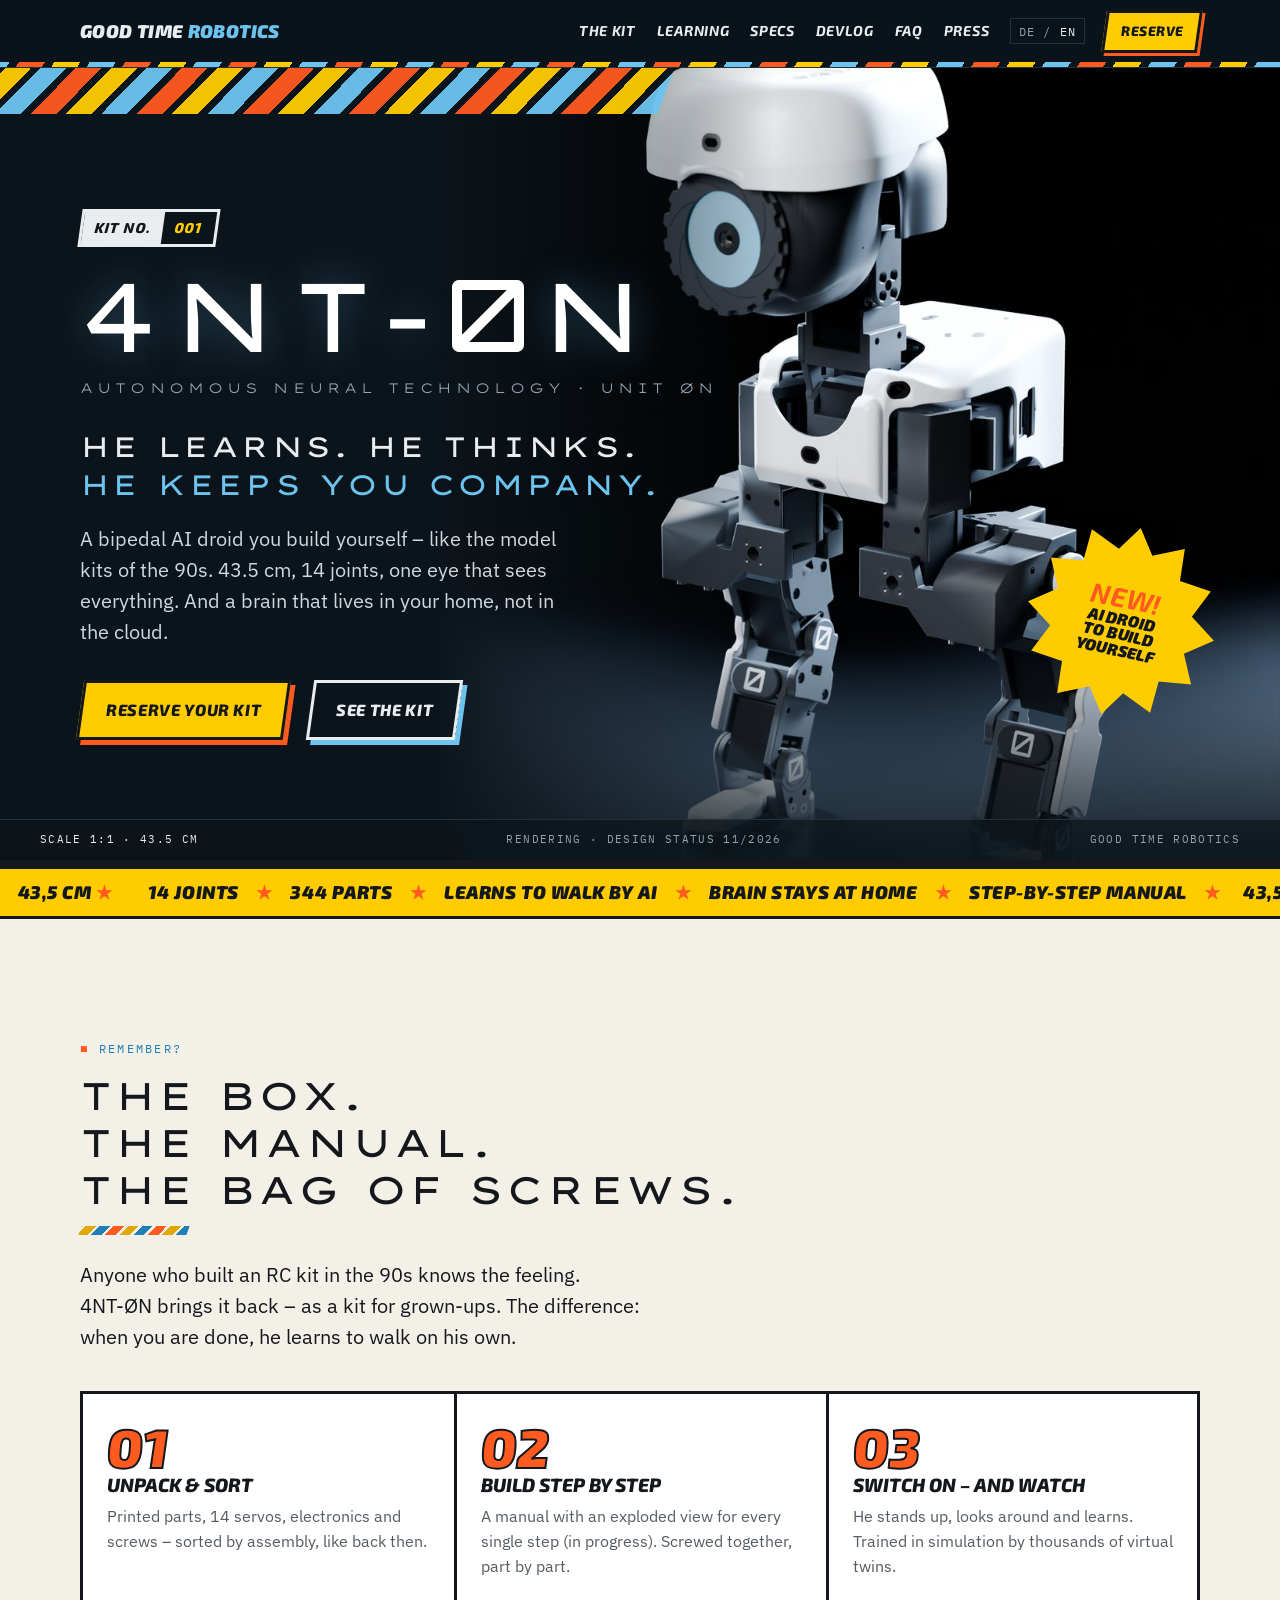
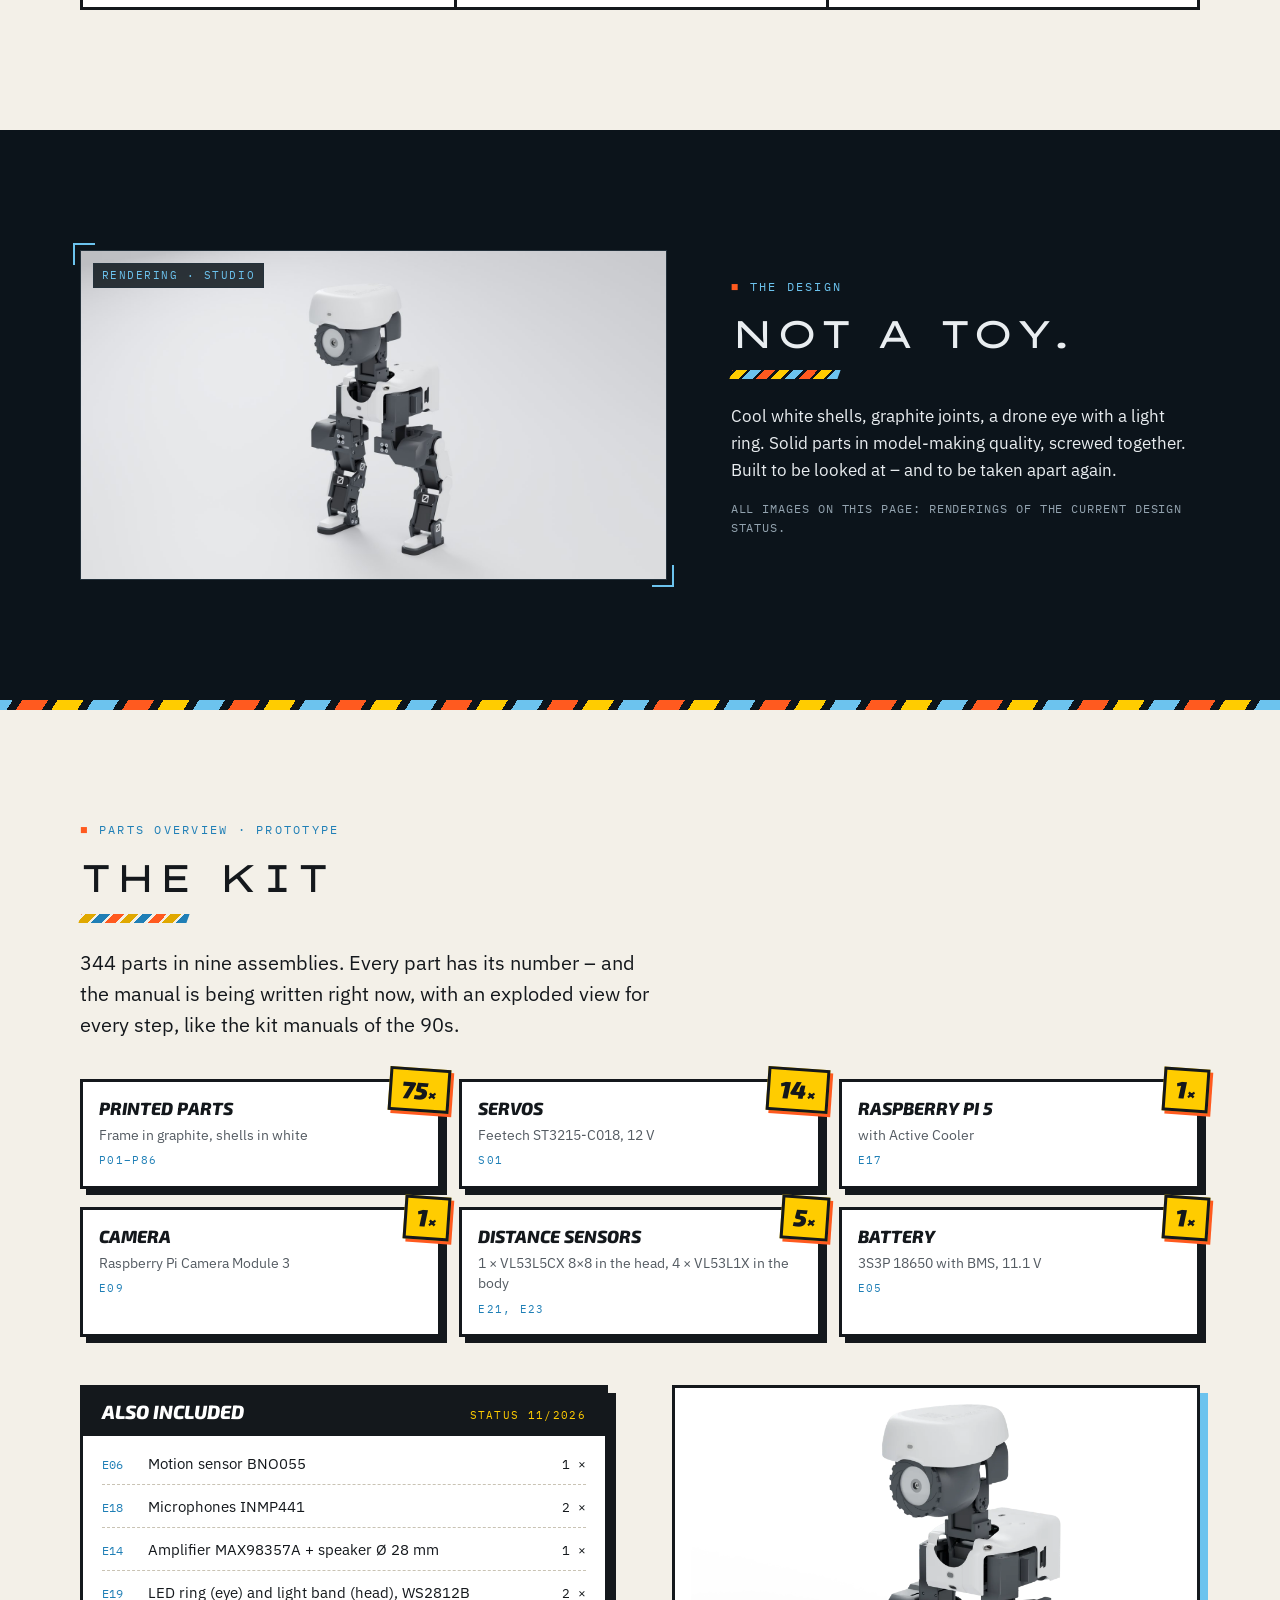
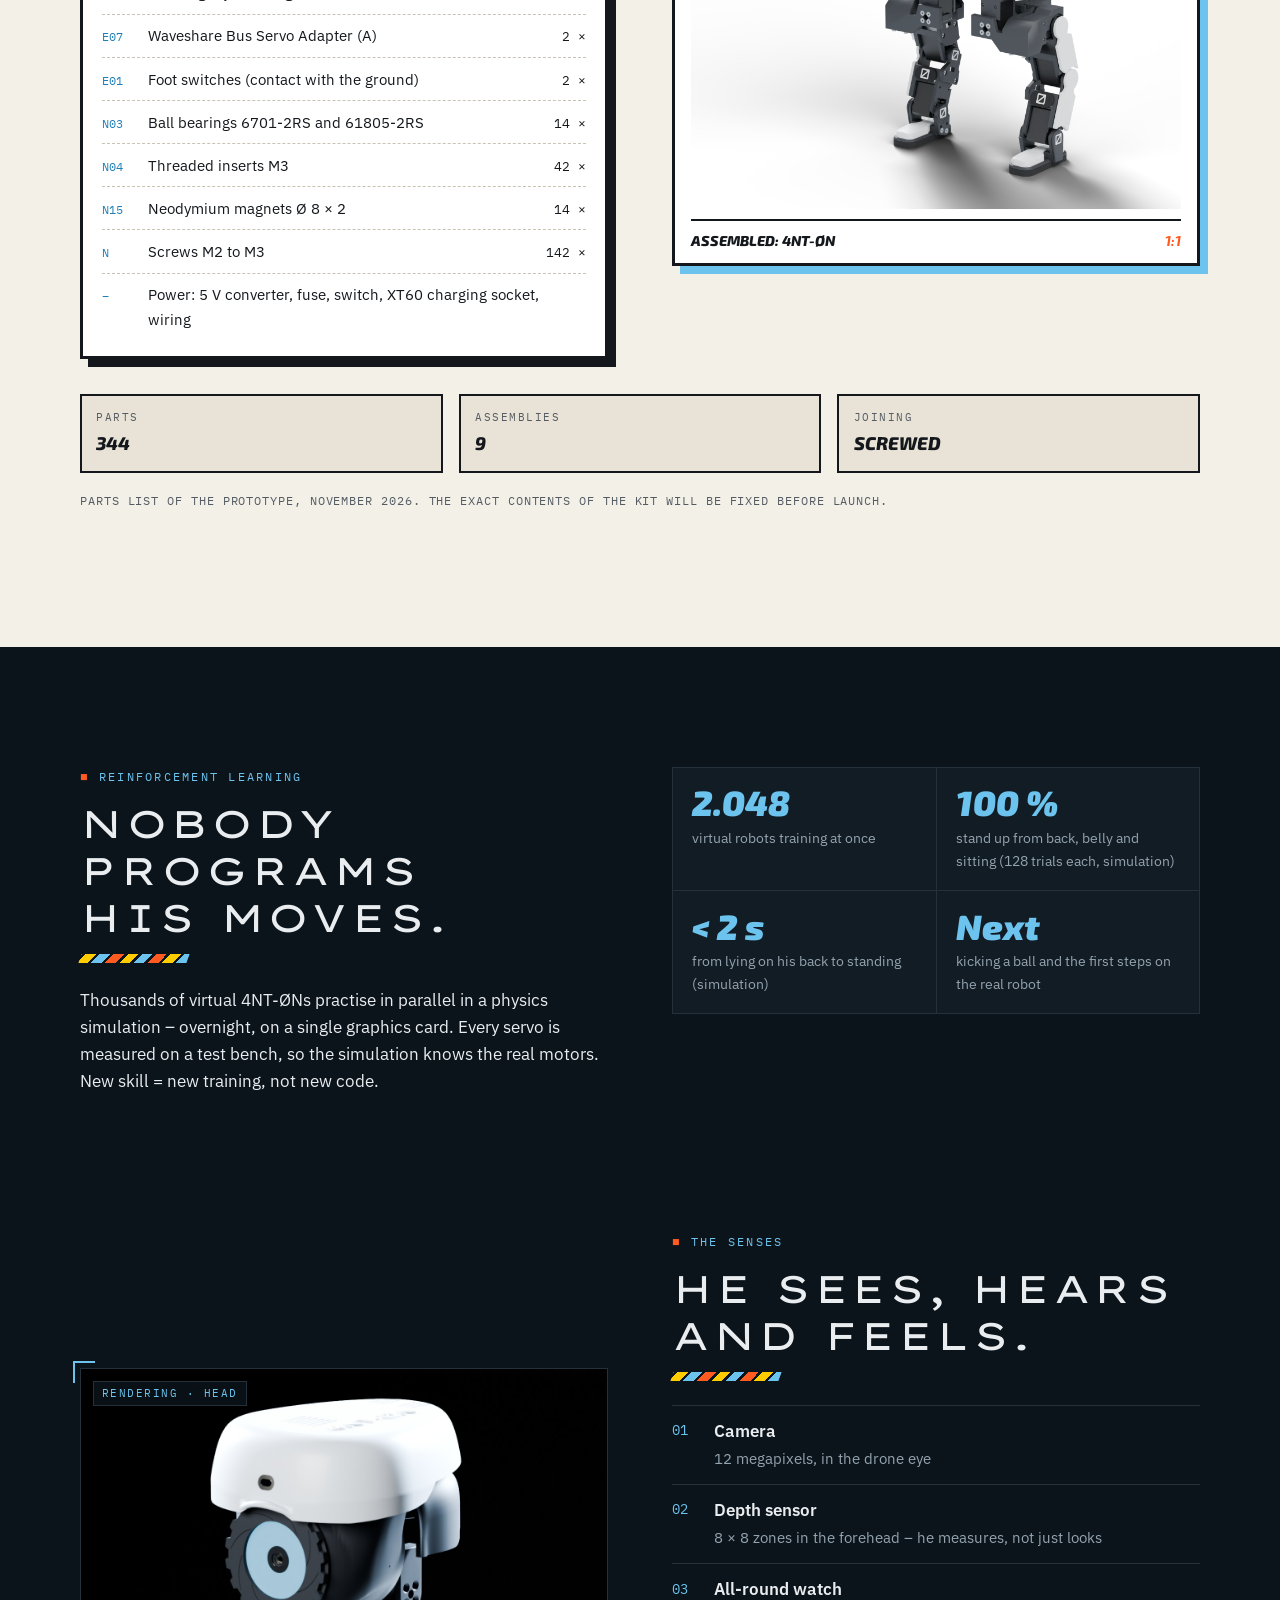
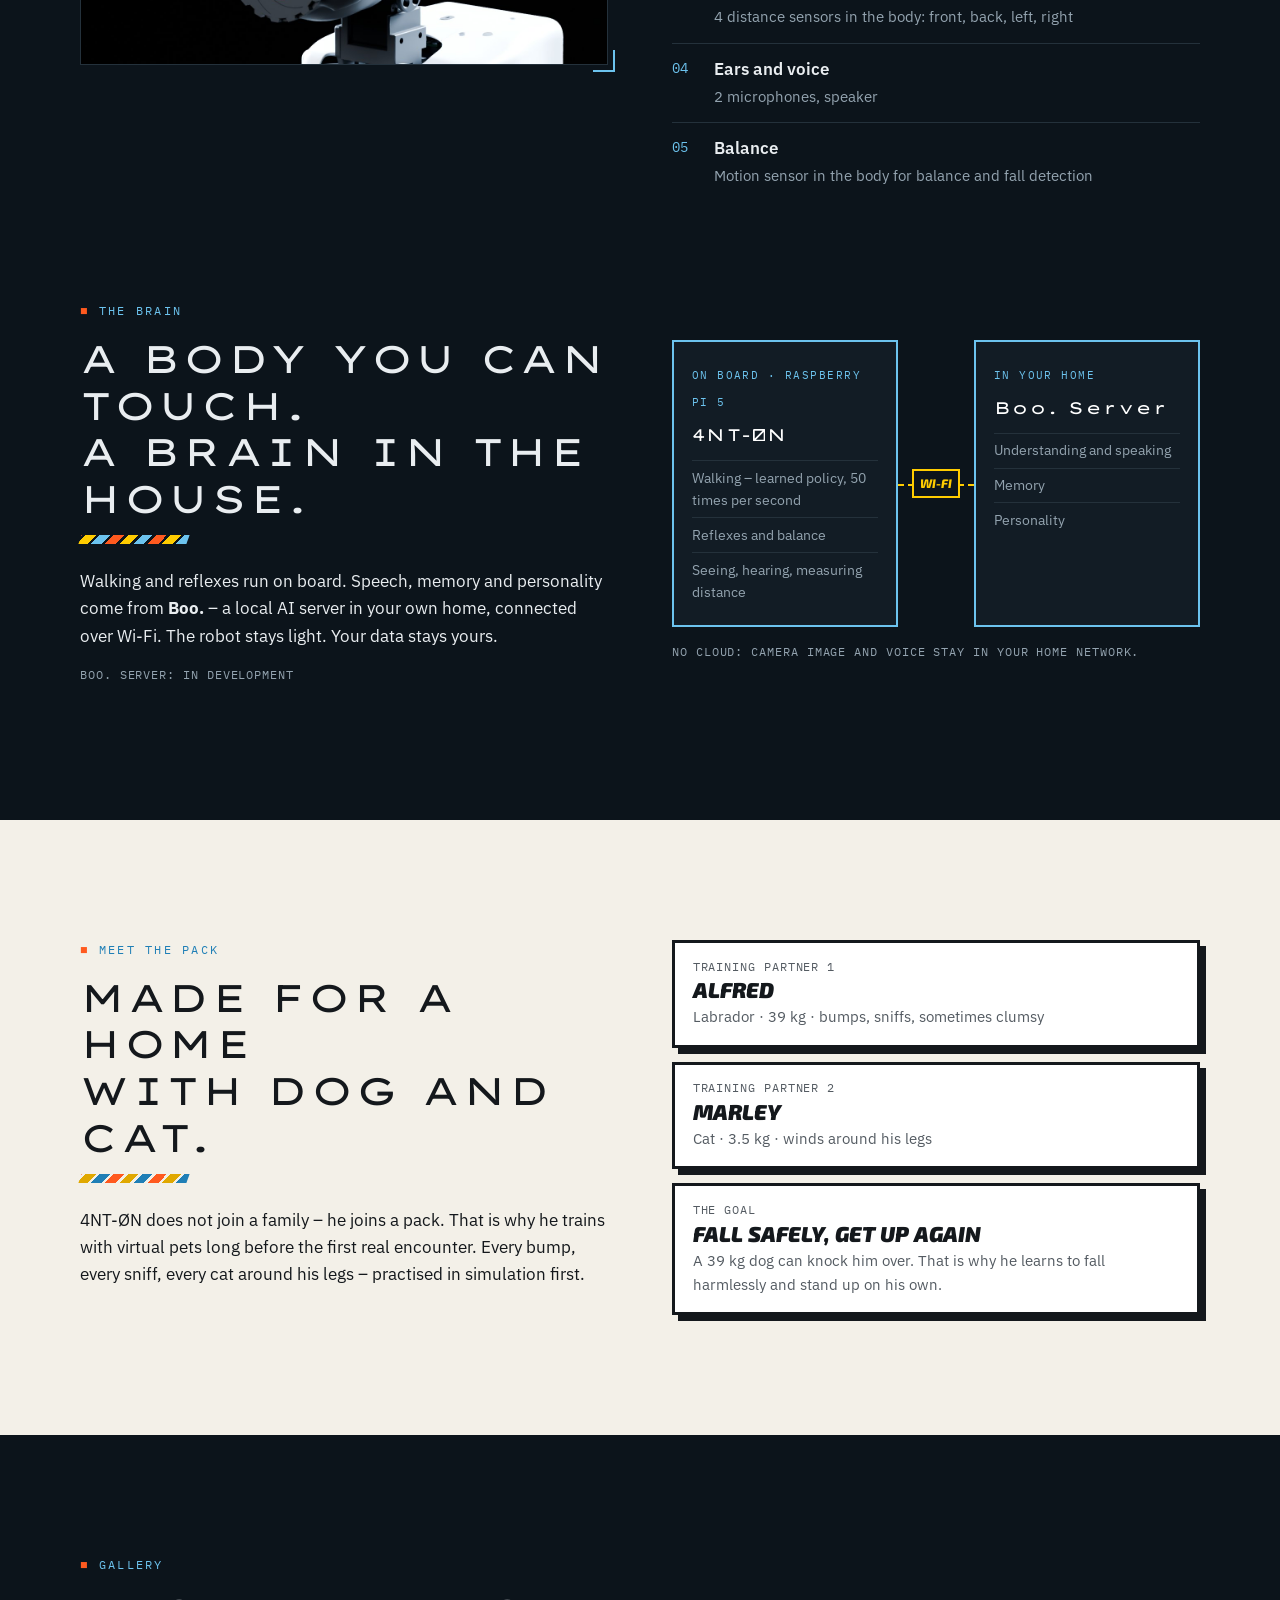
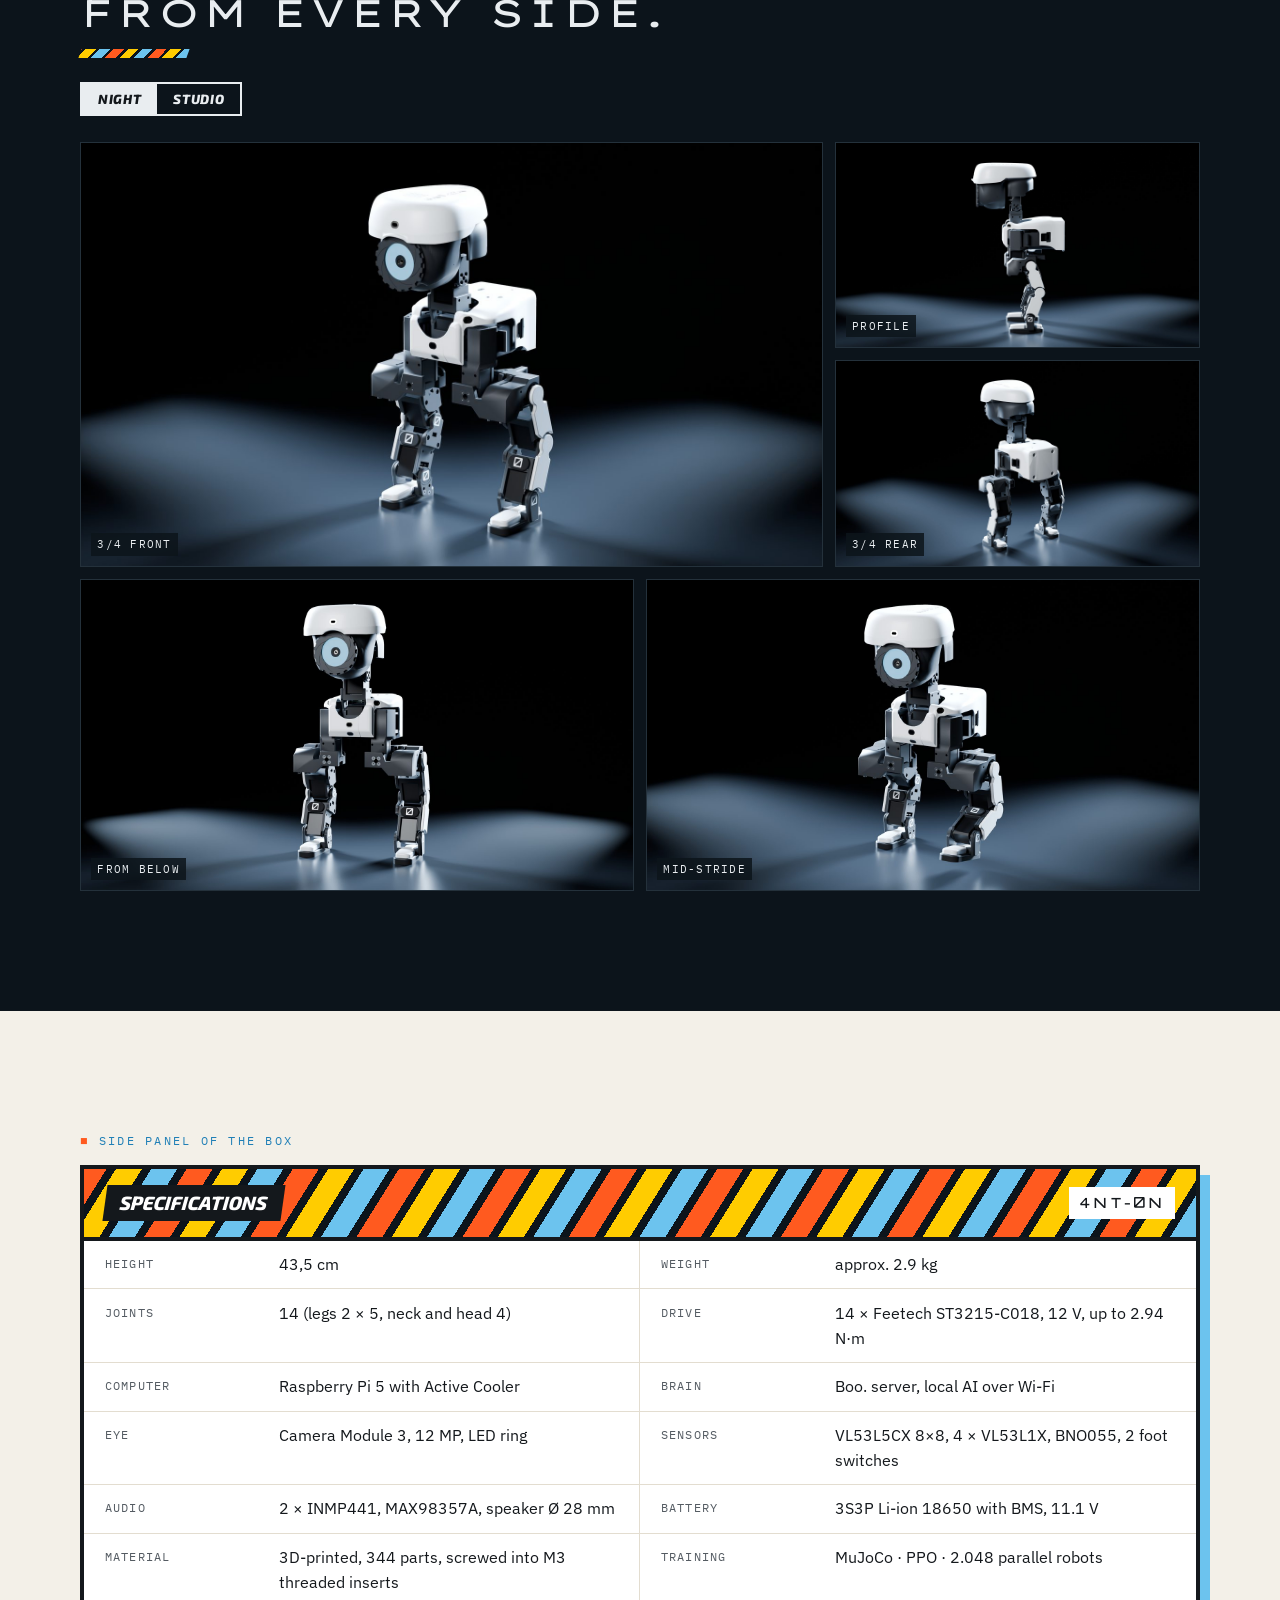
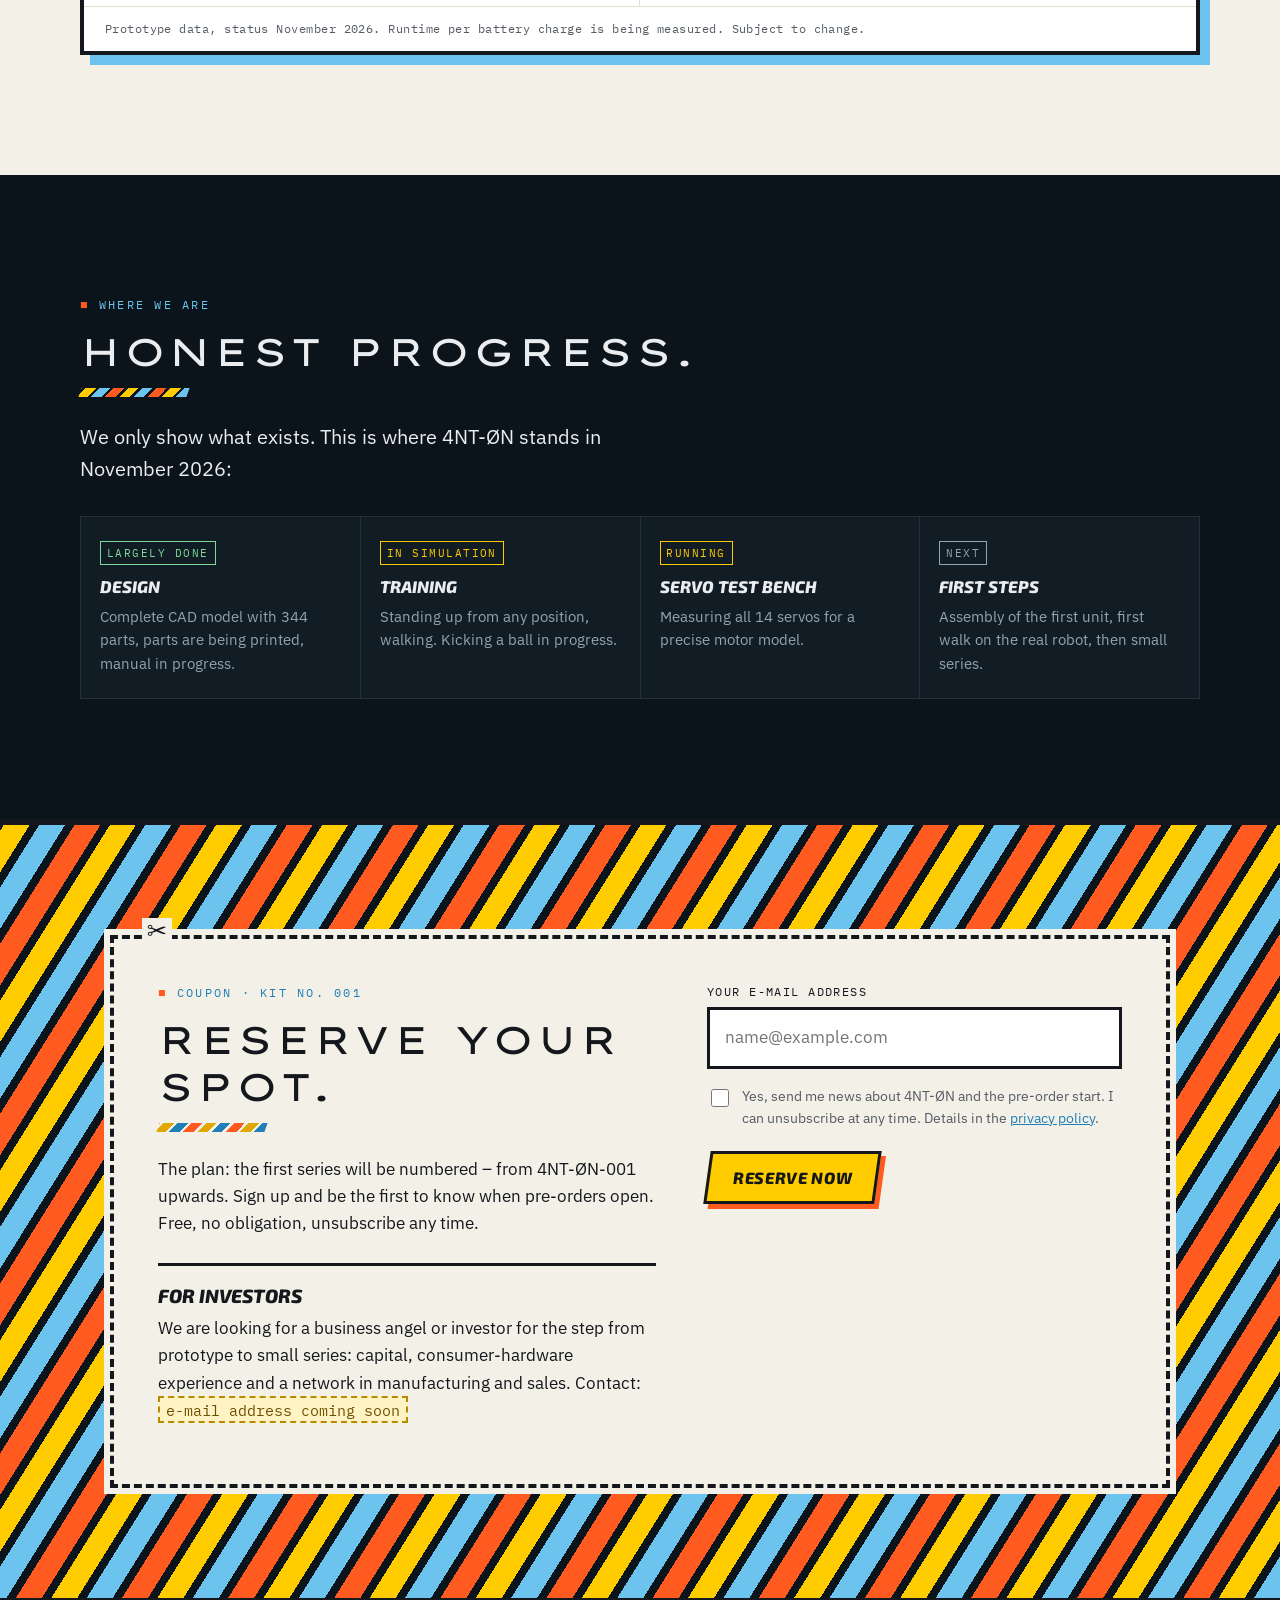
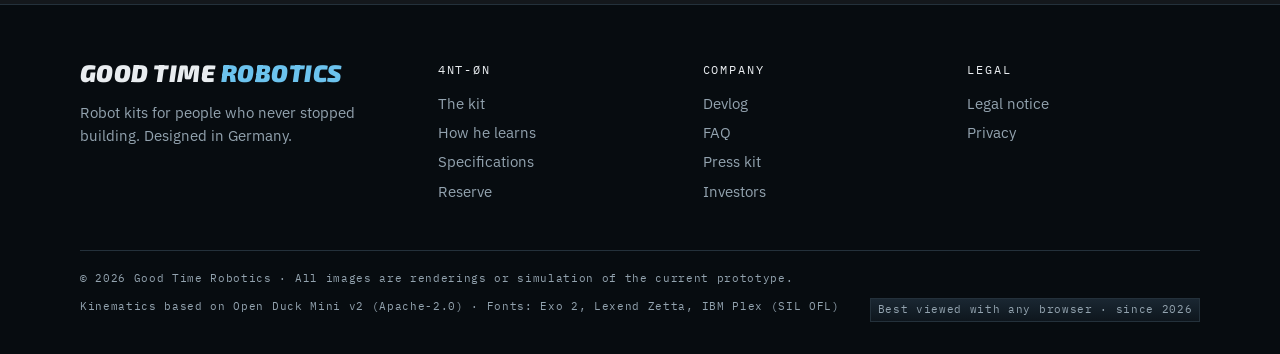
<file: index.html>
<!doctype html>
<html lang="de">
<head>
<meta charset="utf-8">
<meta name="robots" content="noindex, nofollow">
<meta name="viewport" content="width=device-width, initial-scale=1">
<title data-en="4NT-ØN – the AI droid kit · Good Time Robotics">4NT-ØN – der KI-Droide als Bausatz · Good Time Robotics</title>
<meta name="description" content="4NT-ØN ist ein zweibeiniger KI-Droide als Bausatz: 43,5 cm, 14 Gelenke, lernt das Laufen per Reinforcement Learning, sein Gehirn läuft bei dir zu Hause. Jetzt Platz reservieren." data-en-content="4NT-ØN is a bipedal AI droid you build yourself: 43.5 cm, 14 joints, learns to walk through reinforcement learning, and his brain lives in your home. Reserve your spot now.">
<meta property="og:title" content="4NT-ØN – der KI-Droide als Bausatz">
<meta property="og:description" content="Bauen wie in den 90ern. Nur dass er am Ende selbst laufen lernt.">
<meta property="og:image" content="assets/img/og_vorlaeufig.jpg">
<meta property="og:type" content="website">
<meta name="theme-color" content="#0c141b">
<link rel="icon" href="favicon.svg" type="image/svg+xml">
<link rel="preload" href="assets/fonts/Exo2-Italic.woff2" as="font" type="font/woff2" crossorigin>
<link rel="stylesheet" href="css/stil.css">
</head>
<body data-seite="start">
<a class="sr" href="#inhalt">Zum Inhalt</a>
<header id="kopf"></header>

<main id="inhalt">

<!-- ===== Karton-Deckel ===== -->
<section class="karton" aria-labelledby="titel">
  <div class="karton-bild">
    <picture>
      <source media="(max-width: 760px)" srcset="assets/img/held_hoch_nacht_1080.jpg">
      <source media="(max-width: 1400px)" srcset="assets/img/held_nacht_1280.jpg 1280w, assets/img/held_nacht_2400.jpg 2400w" sizes="100vw">
      <img src="assets/img/held_nacht_2400.jpg" alt="4NT-ØN, ein zweibeiniger Roboter mit weißen Schalen, Graphit-Gelenken und einem großen runden Auge, vor dunklem Hintergrund" data-en-alt="4NT-ØN, a bipedal robot with white shells, graphite joints and one large round eye, against a dark background" fetchpriority="high">
    </picture>
  </div>
  <div class="karton-streifen" aria-hidden="true"></div>
  <div class="stoerer" aria-hidden="true"><div><b data-en="New!">Neu!</b><span data-en="AI droid<br>to build<br>yourself">KI-Droide<br>zum Selber&shy;bauen</span></div></div>
  <div class="innen">
    <div class="kit-nr"><span data-en="Kit No.">Bausatz Nr.</span><span>001</span></div>
    <h1 id="titel"><span class="wm">4NT-ØN</span></h1>
    <p class="unterzeile">Autonomous Neural Technology · Unit ØN</p>
    <p class="claim" data-en="He learns. He thinks.<br><em>He keeps you company.</em>">Er lernt. Er denkt.<br><em>Er begleitet.</em></p>
    <p class="lead" data-en="A bipedal AI droid you build yourself – like the model kits of the 90s. 43.5&nbsp;cm, 14 joints, one eye that sees everything. And a brain that lives in your home, not in the cloud.">Ein zweibeiniger KI-Droide als Bausatz – wie die Modellbausätze der 90er. 43,5&nbsp;cm, 14 Gelenke, ein Auge, das alles sieht. Und ein Gehirn, das bei dir zu Hause wohnt, nicht in der Cloud.</p>
    <div class="knoepfe">
      <a class="knopf" href="#reservieren"><span data-en="Reserve your kit">Bausatz reservieren</span></a>
      <a class="knopf zwei" href="#bausatz"><span data-en="See the kit">Zum Bausatz</span></a>
    </div>
  </div>
  <div class="karton-fuss">
    <span class="massstab" data-en="Scale 1:1 · 43.5 cm">Maßstab 1:1 · 43,5 cm</span>
    <span data-en="Rendering · design status 11/2026">Rendering · Konstruktionsstand 11/2026</span>
    <span>Good Time Robotics</span>
  </div>
</section>

<div class="laufband" aria-hidden="true"><div>
  <span>43,5 cm <i>★</i></span><span data-en="14 joints">14 Gelenke</span><i>★</i><span data-en="344 parts">344 Teile</span><i>★</i><span data-en="Learns to walk by AI">Lernt Laufen per KI</span><i>★</i><span data-en="Brain stays at home">Gehirn bleibt zu Hause</span><i>★</i><span data-en="Step-by-step manual">Bauanleitung Schritt für Schritt</span><i>★</i>
  <span>43,5 cm <i>★</i></span><span data-en="14 joints">14 Gelenke</span><i>★</i><span data-en="344 parts">344 Teile</span><i>★</i><span data-en="Learns to walk by AI">Lernt Laufen per KI</span><i>★</i><span data-en="Brain stays at home">Gehirn bleibt zu Hause</span><i>★</i><span data-en="Step-by-step manual">Bauanleitung Schritt für Schritt</span><i>★</i>
</div></div>

<!-- ===== Erinnerung ===== -->
<section class="abschnitt papier" aria-labelledby="erinnerung">
  <div class="innen">
    <p class="kicker" data-en="Remember?">Weißt du noch?</p>
    <h2 id="erinnerung"><span class="chrom" data-en="The box.<br>The manual.<br>The bag of screws.">Der Karton.<br>Die Anleitung.<br>Die Tüte mit den Schrauben.</span></h2>
    <p class="lead" data-en="Anyone who built an RC kit in the 90s knows the feeling. 4NT-ØN brings it back – as a kit for grown-ups. The difference: when you are done, he learns to walk on his own.">Wer in den 90ern einen RC-Bausatz gebaut hat, kennt das Gefühl. 4NT-ØN bringt es zurück – als Bausatz für Erwachsene. Der Unterschied: Wenn du fertig bist, bringt er sich das Laufen selbst bei.</p>
    <ol class="schritte">
      <li><div class="nr">01</div><h3 data-en="Unpack &amp; sort">Auspacken &amp; sortieren</h3><p data-en="Printed parts, 14 servos, electronics and screws – sorted by assembly, like back then.">Druckteile, 14 Servos, Elektronik und Schrauben – sortiert nach Baugruppe, wie damals.</p></li>
      <li><div class="nr">02</div><h3 data-en="Build step by step">Schritt für Schritt bauen</h3><p data-en="A manual with an exploded view for every single step (in progress). Screwed together, part by part.">Eine Bauanleitung mit Explosionszeichnung zu jedem einzelnen Schritt (in Arbeit). Verschraubt, Teil für Teil.</p></li>
      <li><div class="nr">03</div><h3 data-en="Switch on – and watch">Einschalten – und zusehen</h3><p data-en="He stands up, looks around and learns. Trained in simulation by thousands of virtual twins.">Er steht auf, schaut sich um und lernt. Trainiert in der Simulation von Tausenden virtuellen Zwillingen.</p></li>
    </ol>
  </div>
</section>

<!-- ===== Design ===== -->
<section class="abschnitt" id="design" aria-labelledby="design-titel">
  <div class="innen zwei-spalten breit-links">
    <div class="rahmen">
      <span class="etikett" data-en="Rendering · studio">Rendering · Studio</span>
      <img src="assets/img/held_34_vorn_hell_1600.jpg" alt="4NT-ØN im Studiolicht: weiße Schalen, Graphit-Gelenke, Kopf mit Auge" data-en-alt="4NT-ØN in studio light: white shells, graphite joints, head with eye" loading="lazy" width="1600" height="900">
    </div>
    <div>
      <p class="kicker" data-en="The design">Das Design</p>
      <h2 id="design-titel"><span class="chrom" data-en="Not a toy.">Kein Spielzeug.</span></h2>
      <p data-en="Cool white shells, graphite joints, a drone eye with a light ring. Solid parts in model-making quality, screwed together. Built to be looked at – and to be taken apart again.">Kühle weiße Schalen, Graphit-Gelenke, ein Drohnenauge mit Leuchtring. Massive Teile in Modellbauqualität, verschraubt. Gebaut, um angeschaut zu werden – und um ihn wieder zu zerlegen.</p>
      <p class="hinweis" data-en="All images on this page: renderings of the current design status.">Alle Bilder dieser Seite: Renderings des aktuellen Konstruktionsstands.</p>
    </div>
  </div>
</section>

<!-- ===== Bausatz ===== -->
<section class="abschnitt papier streifen-kante" id="bausatz" aria-labelledby="bausatz-titel">
  <div class="innen">
    <p class="kicker" data-en="Parts overview · prototype">Teileübersicht · Prototyp</p>
    <h2 id="bausatz-titel"><span class="chrom" data-en="The kit">Der Bausatz</span></h2>
    <p class="lead" data-en="344 parts in nine assemblies. Every part has its number – and the manual is being written right now, with an exploded view for every step, like the kit manuals of the 90s.">344 Teile in neun Baugruppen. Jedes Teil hat seine Nummer – und die Bauanleitung entsteht gerade, mit Explosionszeichnung zu jedem Schritt, wie in den Anleitungen der 90er.</p>

    <div class="teilekarten">
      <figure class="teilekarte"><div class="tk-zahl">75<small>×</small></div><figcaption><b data-en="Printed parts">Druckteile</b><span data-en="Frame in graphite, shells in white">Gerüst in Graphit, Schalen in Weiß</span><i>P01–P86</i></figcaption></figure>
      <figure class="teilekarte"><div class="tk-zahl">14<small>×</small></div><figcaption><b data-en="Servos">Servos</b><span>Feetech ST3215-C018, 12 V</span><i>S01</i></figcaption></figure>
      <figure class="teilekarte"><div class="tk-zahl">1<small>×</small></div><figcaption><b>Raspberry Pi 5</b><span data-en="with Active Cooler">mit Active Cooler</span><i>E17</i></figcaption></figure>
      <figure class="teilekarte"><div class="tk-zahl">1<small>×</small></div><figcaption><b data-en="Camera">Kamera</b><span>Raspberry Pi Camera Module 3</span><i>E09</i></figcaption></figure>
      <figure class="teilekarte"><div class="tk-zahl">5<small>×</small></div><figcaption><b data-en="Distance sensors">Abstandssensoren</b><span data-en="1 × VL53L5CX 8×8 in the head, 4 × VL53L1X in the body">1 × VL53L5CX 8×8 im Kopf, 4 × VL53L1X im Rumpf</span><i>E21, E23</i></figcaption></figure>
      <figure class="teilekarte"><div class="tk-zahl">1<small>×</small></div><figcaption><b data-en="Battery">Akku</b><span data-en="3S3P 18650 with BMS, 11.1 V">3S3P 18650 mit BMS, 11,1 V</span><i>E05</i></figcaption></figure>
    </div>

    <div class="zwei-spalten" style="align-items:start;margin-top:clamp(28px,4vw,48px)">
      <div class="inhalt">
        <h3><span data-en="Also included">Außerdem dabei</span> <small data-en="Status 11/2026">Stand 11/2026</small></h3>
        <ul>
          <li><span class="pos">E06</span><span data-en="Motion sensor BNO055">Lagesensor BNO055</span><span class="menge">1 ×</span></li>
          <li><span class="pos">E18</span><span data-en="Microphones INMP441">Mikrofone INMP441</span><span class="menge">2 ×</span></li>
          <li><span class="pos">E14</span><span data-en="Amplifier MAX98357A + speaker Ø 28 mm">Verstärker MAX98357A + Lautsprecher Ø 28 mm</span><span class="menge">1 ×</span></li>
          <li><span class="pos">E19</span><span data-en="LED ring (eye) and light band (head), WS2812B">LED-Ring (Auge) und Lichtband (Kopf), WS2812B</span><span class="menge">2 ×</span></li>
          <li><span class="pos">E07</span><span>Waveshare Bus Servo Adapter (A)</span><span class="menge">2 ×</span></li>
          <li><span class="pos">E01</span><span data-en="Foot switches (contact with the ground)">Fußschalter (Bodenkontakt)</span><span class="menge">2 ×</span></li>
          <li><span class="pos">N03</span><span data-en="Ball bearings 6701-2RS and 61805-2RS">Kugellager 6701-2RS und 61805-2RS</span><span class="menge">14 ×</span></li>
          <li><span class="pos">N04</span><span data-en="Threaded inserts M3">Gewindeeinsätze M3</span><span class="menge">42 ×</span></li>
          <li><span class="pos">N15</span><span data-en="Neodymium magnets Ø 8 × 2">Neodym-Magnete Ø 8 × 2</span><span class="menge">14 ×</span></li>
          <li><span class="pos">N</span><span data-en="Screws M2 to M3">Schrauben M2 bis M3</span><span class="menge">142 ×</span></li>
          <li><span class="pos">–</span><span data-en="Power: 5 V converter, fuse, switch, XT60 charging socket, wiring">Energie: 5-V-Wandler, Sicherung, Schalter, XT60-Ladebuchse, Kabelsatz</span></li>
        </ul>
      </div>
      <figure class="katalogbild"><img src="assets/img/held_34_vorn_frei.webp" alt="4NT-ØN, freigestellt" data-en-alt="4NT-ØN, cut-out" loading="lazy" width="1040" height="1400"><figcaption><span data-en="Assembled: 4NT-ØN">Fertig gebaut: 4NT-ØN</span><b>1:1</b></figcaption></figure>
    </div>
    <dl class="eigenschaften">
      <div class="eigenschaft"><dt data-en="Parts">Teile</dt><dd>344</dd></div>
      <div class="eigenschaft"><dt data-en="Assemblies">Baugruppen</dt><dd>9</dd></div>
      <div class="eigenschaft"><dt data-en="Joining">Verbindung</dt><dd data-en="Screwed">Verschraubt</dd></div>
    </dl>
    <p class="hinweis" style="margin-top:1.2rem" data-en="Parts list of the prototype, November 2026. The exact contents of the kit will be fixed before launch.">Stückliste des Prototyps, Stand November 2026. Den genauen Lieferumfang des Bausatzes legen wir vor dem Start fest.</p>
  </div>
</section>

<!-- ===== Lernen ===== -->
<section class="abschnitt" id="lernen" aria-labelledby="lernen-titel">
  <div class="innen zwei-spalten" style="align-items:start">
    <div>
      <p class="kicker">Reinforcement Learning</p>
      <h2 id="lernen-titel"><span class="chrom" data-en="Nobody programs<br>his moves.">Niemand programmiert<br>seine Bewegungen.</span></h2>
      <p data-en="Thousands of virtual 4NT-ØNs practise in parallel in a physics simulation – overnight, on a single graphics card. Every servo is measured on a test bench, so the simulation knows the real motors. New skill = new training, not new code.">Tausende virtuelle 4NT-ØN üben gleichzeitig in einer Physiksimulation – über Nacht, auf einer einzigen Grafikkarte. Jeder Servo wird am Prüfstand vermessen, damit die Simulation die echten Motoren kennt. Neue Fähigkeit = neues Training, kein neuer Code.</p>
    </div>
    <div class="kacheln" style="margin-top:0">
      <div class="kachel"><div class="zahl">2.048</div><p data-en="virtual robots training at once">virtuelle Roboter trainieren gleichzeitig</p></div>
      <div class="kachel"><div class="zahl">100&nbsp;%</div><p data-en="stand up from back, belly and sitting (128 trials each, simulation)">Aufstehen aus Rücken, Bauch und Sitz (je 128 Versuche, Simulation)</p></div>
      <div class="kachel"><div class="zahl">&lt;&nbsp;2&nbsp;s</div><p data-en="from lying on his back to standing (simulation)">aus der Rückenlage auf die Füße (Simulation)</p></div>
      <div class="kachel"><div class="zahl" data-en="Next">Als Nächstes</div><p data-en="kicking a ball and the first steps on the real robot">Ball schießen und die ersten Schritte am echten Roboter</p></div>
    </div>
  </div>
</section>

<!-- ===== Sinne und Gehirn ===== -->
<section class="abschnitt" id="technik" aria-labelledby="sinne-titel" style="padding-top:0">
  <div class="innen zwei-spalten">
    <div class="rahmen">
      <span class="etikett" data-en="Rendering · head">Rendering · Kopf</span>
      <img src="assets/img/detail_kopf_nacht.jpg" alt="Kopf von 4NT-ØN: Kamera-Auge mit Iris, darüber der Stirnsensor" data-en-alt="Head of 4NT-ØN: camera eye with iris, above it the forehead sensor" loading="lazy" width="1280" height="720">
    </div>
    <div>
      <p class="kicker" data-en="The senses">Die Sinne</p>
      <h2 id="sinne-titel"><span class="chrom" data-en="He sees, hears<br>and feels.">Er sieht, hört<br>und spürt.</span></h2>
      <ol class="liste">
        <li><div><b data-en="Camera">Kamera</b><span data-en="12 megapixels, in the drone eye">12 Megapixel, im Drohnenauge</span></div></li>
        <li><div><b data-en="Depth sensor">Tiefensensor</b><span data-en="8 × 8 zones in the forehead – he measures, not just looks">8 × 8 Zonen in der Stirn – er sieht nicht nur, er misst</span></div></li>
        <li><div><b data-en="All-round watch">Rundum-Wache</b><span data-en="4 distance sensors in the body: front, back, left, right">4 Abstandssensoren im Rumpf: vorn, hinten, links, rechts</span></div></li>
        <li><div><b data-en="Ears and voice">Ohren und Stimme</b><span data-en="2 microphones, speaker">2 Mikrofone, Lautsprecher</span></div></li>
        <li><div><b data-en="Balance">Gleichgewicht</b><span data-en="Motion sensor in the body for balance and fall detection">Lagesensor im Rumpf für Balance und Sturzerkennung</span></div></li>
      </ol>
    </div>
  </div>

  <div class="innen zwei-spalten" style="margin-top:clamp(56px,8vw,100px)">
    <div>
      <p class="kicker" data-en="The brain">Das Gehirn</p>
      <h2><span class="chrom" data-en="A body you can touch.<br>A brain in the house.">Ein Körper zum Anfassen.<br>Ein Gehirn im Haus.</span></h2>
      <p data-en="Walking and reflexes run on board. Speech, memory and personality come from <b>Boo.</b> – a local AI server in your own home, connected over Wi-Fi. The robot stays light. Your data stays yours.">Laufen und Reflexe laufen an Bord. Sprache, Gedächtnis und Persönlichkeit kommen von <b>Boo.</b> – einem lokalen KI-Server bei dir zu Hause, verbunden über WLAN. Der Roboter bleibt leicht. Deine Daten bleiben bei dir.</p>
      <p class="hinweis" data-en="Boo. server: in development">Boo. Server: in Entwicklung</p>
    </div>
    <div class="schema" role="img" aria-label="Schaubild: 4NT-ØN mit Raspberry Pi 5 ist über WLAN mit dem Boo. Server zu Hause verbunden" data-en-aria-label="Diagram: 4NT-ØN with Raspberry Pi 5 is connected over Wi-Fi to the Boo. server at home">
      <div class="schema-box">
        <span class="schema-ort" data-en="On board · Raspberry Pi 5">An Bord · Raspberry Pi 5</span>
        <b class="wm">4NT-ØN</b>
        <ul>
          <li data-en="Walking – learned policy, 50 times per second">Laufen – gelernte Strategie, 50-mal pro Sekunde</li>
          <li data-en="Reflexes and balance">Reflexe und Gleichgewicht</li>
          <li data-en="Seeing, hearing, measuring distance">Sehen, Hören, Abstand messen</li>
        </ul>
      </div>
      <div class="schema-pfeil" aria-hidden="true"><span data-en="Wi-Fi">WLAN</span></div>
      <div class="schema-box">
        <span class="schema-ort" data-en="In your home">Bei dir zu Hause</span>
        <b>Boo. Server</b>
        <ul>
          <li data-en="Understanding and speaking">Sprache verstehen und sprechen</li>
          <li data-en="Memory">Gedächtnis</li>
          <li data-en="Personality">Persönlichkeit</li>
        </ul>
      </div>
      <p class="schema-fuss" data-en="No cloud: camera image and voice stay in your home network.">Keine Cloud: Kamerabild und Stimme bleiben im Heimnetz.</p>
    </div>
  </div>
</section>

<!-- ===== Rudel ===== -->
<section class="abschnitt papier" aria-labelledby="rudel-titel">
  <div class="innen zwei-spalten" style="align-items:start">
    <div>
      <p class="kicker" data-en="Meet the pack">Das Rudel</p>
      <h2 id="rudel-titel"><span class="chrom" data-en="Made for a home<br>with dog and cat.">Gebaut für ein Zuhause<br>mit Hund und Katze.</span></h2>
      <p data-en="4NT-ØN does not join a family – he joins a pack. That is why he trains with virtual pets long before the first real encounter. Every bump, every sniff, every cat around his legs – practised in simulation first.">4NT-ØN zieht nicht in eine Familie ein – er wird Teil des Rudels. Deshalb trainiert er lange vor der ersten echten Begegnung mit virtuellen Haustieren. Jeder Stups, jedes Schnüffeln, jede Katze um die Beine – erst in der Simulation geübt.</p>
    </div>
    <div class="steckbriefe">
      <div class="steckbrief"><span class="hinweis" data-en="Training partner 1">Trainingspartner 1</span><b>Alfred</b><span data-en="Labrador · 39 kg · bumps, sniffs, sometimes clumsy">Labrador · 39 kg · stupst, schnüffelt, manchmal tollpatschig</span></div>
      <div class="steckbrief"><span class="hinweis" data-en="Training partner 2">Trainingspartner 2</span><b>Marley</b><span data-en="Cat · 3.5 kg · winds around his legs">Kater · 3,5 kg · streicht um die Beine</span></div>
      <div class="steckbrief"><span class="hinweis" data-en="The goal">Das Ziel</span><b data-en="Fall safely, get up again">Sicher fallen, wieder aufstehen</b><span data-en="A 39 kg dog can knock him over. That is why he learns to fall harmlessly and stand up on his own.">Ein 39-kg-Hund kann ihn umwerfen. Deshalb lernt er, harmlos zu fallen und selbst wieder aufzustehen.</span></div>
    </div>
  </div>
</section>

<!-- ===== Galerie ===== -->
<section class="abschnitt" aria-labelledby="galerie-titel">
  <div class="innen">
    <p class="kicker" data-en="Gallery">Galerie</p>
    <h2 id="galerie-titel"><span class="chrom" data-en="From every side.">Von allen Seiten.</span></h2>
    <div class="reiter" role="tablist" aria-label="Lichtstimmung" data-en-aria-label="Lighting">
      <button type="button" role="tab" aria-selected="true" data-stil="nacht" data-en="Night">Nacht</button>
      <button type="button" role="tab" aria-selected="false" data-stil="hell" data-en="Studio">Studio</button>
    </div>
    <div class="galerie">
      <figure><img src="assets/img/held_34_vorn_nacht_1600.jpg" data-stil="assets/img/held_34_vorn_{stil}_1600.jpg" alt="4NT-ØN schräg von vorn" data-en-alt="4NT-ØN, three-quarter front view" loading="lazy" width="1600" height="900"><figcaption data-en="3/4 front">3/4 vorn</figcaption></figure>
      <figure><img src="assets/img/held_profil_nacht_1600.jpg" data-stil="assets/img/held_profil_{stil}_1600.jpg" alt="4NT-ØN im Profil" data-en-alt="4NT-ØN in profile" loading="lazy" width="1600" height="900"><figcaption data-en="Profile">Profil</figcaption></figure>
      <figure><img src="assets/img/held_hinten_34_nacht_1600.jpg" data-stil="assets/img/held_hinten_34_{stil}_1600.jpg" alt="4NT-ØN schräg von hinten" data-en-alt="4NT-ØN, three-quarter rear view" loading="lazy" width="1600" height="900"><figcaption data-en="3/4 rear">3/4 hinten</figcaption></figure>
      <figure><img src="assets/img/held_tief_nacht_1600.jpg" data-stil="assets/img/held_tief_{stil}_1600.jpg" alt="4NT-ØN von unten" data-en-alt="4NT-ØN from below" loading="lazy" width="1600" height="900"><figcaption data-en="From below">Von unten</figcaption></figure>
      <figure><img src="assets/img/held_schritt_nacht_1600.jpg" data-stil="assets/img/held_schritt_{stil}_1600.jpg" alt="4NT-ØN im Schritt" data-en-alt="4NT-ØN mid-stride" loading="lazy" width="1600" height="900"><figcaption data-en="Mid-stride">Im Schritt</figcaption></figure>
    </div>
  </div>
</section>

<!-- ===== Technische Daten ===== -->
<section class="abschnitt papier" aria-labelledby="daten-titel">
  <div class="innen">
    <p class="kicker" data-en="Side panel of the box">Seitenteil des Kartons</p>
    <h2 id="daten-titel" class="sr" data-en="Specifications">Technische Daten</h2>
    <div class="datenkasten">
      <div class="datenkasten-kopf"><h3 data-en="Specifications">Technische Daten</h3><span class="wm">4NT-ØN</span></div>
      <dl class="daten">
        <div><dt data-en="Height">Höhe</dt><dd>43,5 cm</dd></div>
        <div><dt data-en="Weight">Masse</dt><dd data-en="approx. 2.9 kg">ca. 2,9 kg</dd></div>
        <div><dt data-en="Joints">Gelenke</dt><dd data-en="14 (legs 2 × 5, neck and head 4)">14 (Beine 2 × 5, Hals und Kopf 4)</dd></div>
        <div><dt data-en="Drive">Antrieb</dt><dd data-en="14 × Feetech ST3215-C018, 12 V, up to 2.94 N·m">14 × Feetech ST3215-C018, 12 V, bis 2,94 N·m</dd></div>
        <div><dt data-en="Computer">Rechner</dt><dd data-en="Raspberry Pi 5 with Active Cooler">Raspberry Pi 5 mit Active Cooler</dd></div>
        <div><dt data-en="Brain">Gehirn</dt><dd data-en="Boo. server, local AI over Wi-Fi">Boo. Server, lokale KI über WLAN</dd></div>
        <div><dt data-en="Eye">Auge</dt><dd data-en="Camera Module 3, 12 MP, LED ring">Camera Module 3, 12 MP, LED-Ring</dd></div>
        <div><dt data-en="Sensors">Sensoren</dt><dd data-en="VL53L5CX 8×8, 4 × VL53L1X, BNO055, 2 foot switches">VL53L5CX 8×8, 4 × VL53L1X, BNO055, 2 Fußschalter</dd></div>
        <div><dt data-en="Audio">Audio</dt><dd data-en="2 × INMP441, MAX98357A, speaker Ø 28 mm">2 × INMP441, MAX98357A, Lautsprecher Ø 28 mm</dd></div>
        <div><dt data-en="Battery">Akku</dt><dd data-en="3S3P Li-ion 18650 with BMS, 11.1 V">3S3P Li-Ion 18650 mit BMS, 11,1 V</dd></div>
        <div><dt data-en="Material">Material</dt><dd data-en="3D-printed, 344 parts, screwed into M3 threaded inserts">3D-Druck, 344 Teile, verschraubt mit M3-Gewindeeinsätzen</dd></div>
        <div><dt data-en="Training">Training</dt><dd>MuJoCo · PPO · 2.048 <span data-en="parallel robots">parallele Roboter</span></dd></div>
      </dl>
      <p class="datenkasten-fuss" data-en="Prototype data, status November 2026. Runtime per battery charge is being measured. Subject to change.">Daten des Prototyps, Stand November 2026. Laufzeit je Akkuladung wird gemessen. Änderungen vorbehalten.</p>
    </div>
  </div>
</section>

<!-- ===== Stand heute ===== -->
<section class="abschnitt" aria-labelledby="stand-titel">
  <div class="innen">
    <p class="kicker" data-en="Where we are">Stand heute</p>
    <h2 id="stand-titel"><span class="chrom" data-en="Honest progress.">Ehrlicher Zwischenstand.</span></h2>
    <p class="lead" data-en="We only show what exists. This is where 4NT-ØN stands in November 2026:">Wir zeigen nur, was es gibt. So steht 4NT-ØN im November 2026:</p>
    <ul class="fahrplan">
      <li><span class="status fertig" data-en="Largely done">Weitgehend fertig</span><h3 data-en="Design">Konstruktion</h3><p data-en="Complete CAD model with 344 parts, parts are being printed, manual in progress.">Komplettes CAD-Modell mit 344 Teilen, Teile im Druck, Bauanleitung in Arbeit.</p></li>
      <li><span class="status laeuft" data-en="In simulation">In der Simulation</span><h3>Training</h3><p data-en="Standing up from any position, walking. Kicking a ball in progress.">Aufstehen aus jeder Lage, Laufen. Ball schießen in Arbeit.</p></li>
      <li><span class="status laeuft" data-en="Running">Läuft</span><h3 data-en="Servo test bench">Servo-Prüfstand</h3><p data-en="Measuring all 14 servos for a precise motor model.">Vermessung aller 14 Servos für ein genaues Motormodell.</p></li>
      <li><span class="status offen" data-en="Next">Als Nächstes</span><h3 data-en="First steps">Erste Schritte</h3><p data-en="Assembly of the first unit, first walk on the real robot, then small series.">Aufbau des ersten Exemplars, erster Lauf am echten Roboter, dann Kleinserie.</p></li>
    </ul>
  </div>
</section>

<!-- ===== Reservieren ===== -->
<section class="reservieren" id="reservieren" aria-labelledby="res-titel">
  <div class="innen">
    <div class="coupon">
      <div>
        <p class="kicker" data-en="Coupon · Kit No. 001">Gutschein · Bausatz Nr. 001</p>
        <h2 id="res-titel"><span class="chrom" data-en="Reserve your<br>spot.">Sichere dir<br>deinen Platz.</span></h2>
        <p data-en="The plan: the first series will be numbered – from 4NT-ØN-001 upwards. Sign up and be the first to know when pre-orders open. Free, no obligation, unsubscribe any time.">Geplant: Die erste Serie wird nummeriert – ab 4NT-ØN-001 aufwärts. Trag dich ein und erfahre als Erste oder Erster, wann die Vorbestellung startet. Kostenlos, unverbindlich, jederzeit abbestellbar.</p>
        <div class="investoren" id="investoren">
          <h3 data-en="For investors">Für Investoren</h3>
          <p style="margin:0" data-en="We are looking for a business angel or investor for the step from prototype to small series: capital, consumer-hardware experience and a network in manufacturing and sales. Contact:">Wir suchen einen Business Angel oder Investor für den Schritt vom Prototyp zur Kleinserie: Kapital, Erfahrung mit Consumer-Hardware und ein Netzwerk in Fertigung und Vertrieb. Kontakt:</p>
          <p data-email data-betreff="4NT-ØN Investoren"></p>
        </div>
      </div>
      <form class="formular" id="reservierung" novalidate>
        <label for="email" data-en="Your e-mail address">Deine E-Mail-Adresse</label>
        <input id="email" name="email" type="email" required autocomplete="email" placeholder="name@beispiel.de" data-en-placeholder="name@example.com">
        <label class="zustimmung"><input type="checkbox" name="einwilligung" required><span data-en="Yes, send me news about 4NT-ØN and the pre-order start. I can unsubscribe at any time. Details in the <a href='datenschutz.html'>privacy policy</a>.">Ja, schickt mir Neuigkeiten zu 4NT-ØN und zum Start der Vorbestellung. Ich kann mich jederzeit abmelden. Mehr in der <a href="datenschutz.html">Datenschutzerklärung</a>.</span></label>
        <button class="knopf" type="submit"><span data-en="Reserve now">Jetzt reservieren</span></button>
        <p class="meldung" role="status" aria-live="polite"></p>
      </form>
    </div>
  </div>
</section>

</main>

<footer id="fuss"></footer>
<noscript><p style="text-align:center;padding:1rem"><a href="faq.html">FAQ</a> · <a href="presse.html">Presse</a> · <a href="devlog.html">Devlog</a> · <a href="impressum.html">Impressum</a> · <a href="datenschutz.html">Datenschutz</a></p></noscript>
<script src="js/config.js"></script>
<script src="js/seite.js"></script>
</body>
</html>
</file>
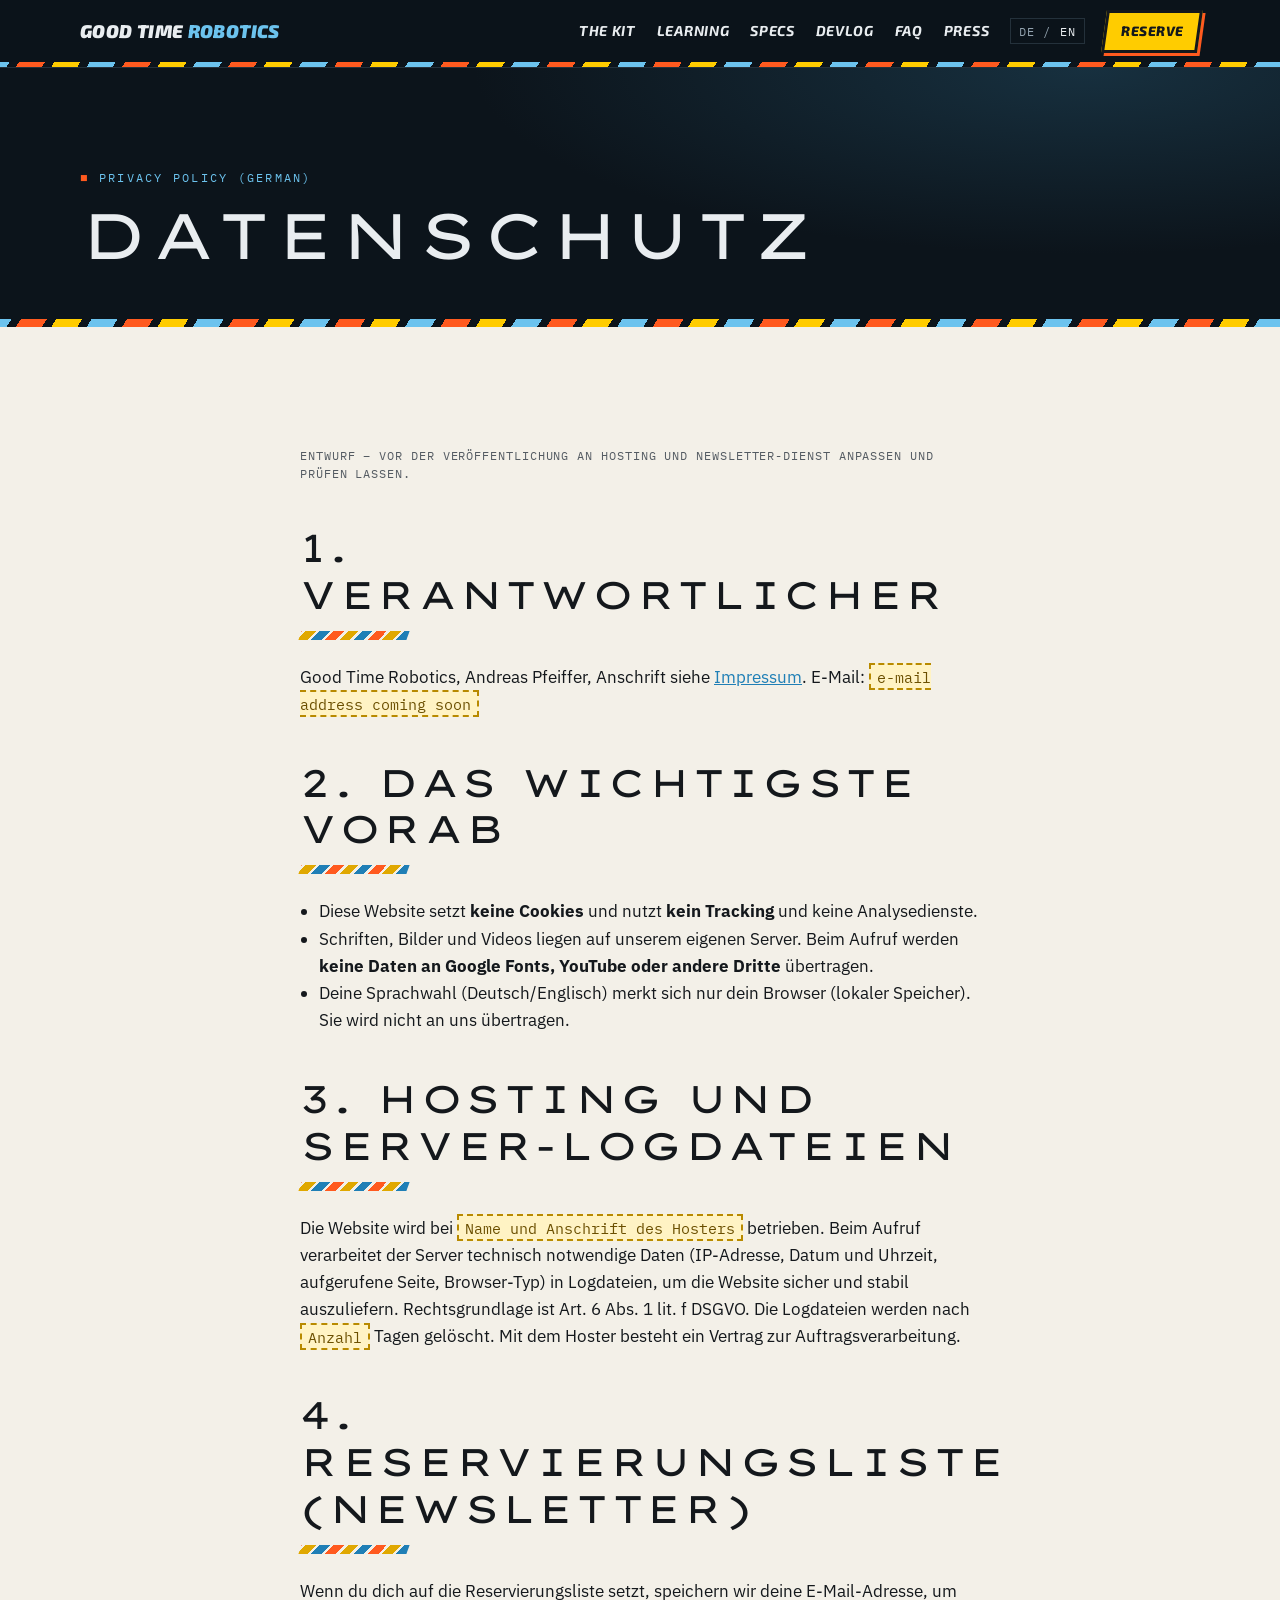
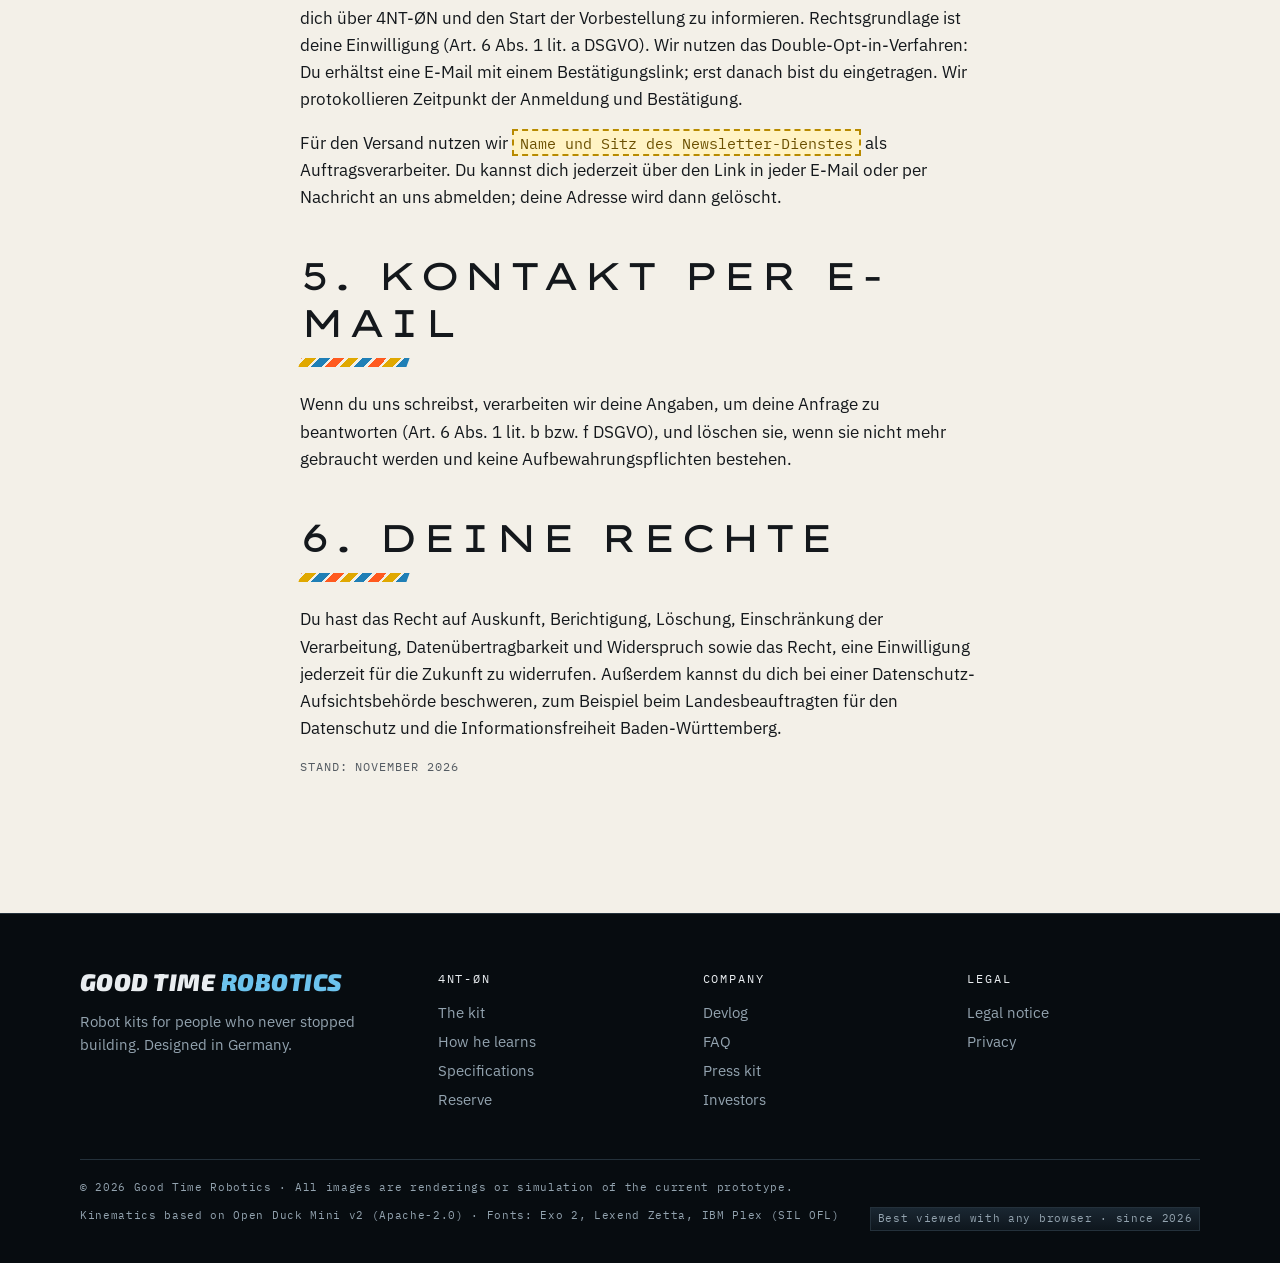
<file: datenschutz.html>
<!doctype html>
<html lang="de">
<head>
<meta charset="utf-8">
<meta name="robots" content="noindex, nofollow">
<meta name="viewport" content="width=device-width, initial-scale=1">
<title>Datenschutz – Good Time Robotics</title>
<meta name="theme-color" content="#0c141b">
<link rel="icon" href="favicon.svg" type="image/svg+xml">
<link rel="stylesheet" href="css/stil.css">
</head>
<body data-seite="datenschutz">
<a class="sr" href="#inhalt">Zum Inhalt</a>
<header id="kopf"></header>
<main id="inhalt">
<section class="seitenkopf"><div class="innen">
  <p class="kicker" data-en="Privacy policy (German)">Datenschutzerklärung</p>
  <h1 class="chrom">Datenschutz</h1>
</div></section>
<section class="abschnitt papier"><div class="innen text">
  <p class="hinweis">Entwurf – vor der Veröffentlichung an Hosting und Newsletter-Dienst anpassen und prüfen lassen.</p>

  <h2><span class="chrom">1. Verantwortlicher</span></h2>
  <p>Good Time Robotics, Andreas Pfeiffer, Anschrift siehe <a href="impressum.html">Impressum</a>. E-Mail: <span data-email></span></p>

  <h2><span class="chrom">2. Das Wichtigste vorab</span></h2>
  <ul>
    <li>Diese Website setzt <b>keine Cookies</b> und nutzt <b>kein Tracking</b> und keine Analysedienste.</li>
    <li>Schriften, Bilder und Videos liegen auf unserem eigenen Server. Beim Aufruf werden <b>keine Daten an Google Fonts, YouTube oder andere Dritte</b> übertragen.</li>
    <li>Deine Sprachwahl (Deutsch/Englisch) merkt sich nur dein Browser (lokaler Speicher). Sie wird nicht an uns übertragen.</li>
  </ul>

  <h2><span class="chrom">3. Hosting und Server-Logdateien</span></h2>
  <p>Die Website wird bei <span class="platzhalter">Name und Anschrift des Hosters</span> betrieben. Beim Aufruf verarbeitet der Server technisch notwendige Daten (IP-Adresse, Datum und Uhrzeit, aufgerufene Seite, Browser-Typ) in Logdateien, um die Website sicher und stabil auszuliefern. Rechtsgrundlage ist Art. 6 Abs. 1 lit. f DSGVO. Die Logdateien werden nach <span class="platzhalter">Anzahl</span> Tagen gelöscht. Mit dem Hoster besteht ein Vertrag zur Auftragsverarbeitung.</p>

  <h2><span class="chrom">4. Reservierungsliste (Newsletter)</span></h2>
  <p>Wenn du dich auf die Reservierungsliste setzt, speichern wir deine E-Mail-Adresse, um dich über 4NT-ØN und den Start der Vorbestellung zu informieren. Rechtsgrundlage ist deine Einwilligung (Art. 6 Abs. 1 lit. a DSGVO). Wir nutzen das Double-Opt-in-Verfahren: Du erhältst eine E-Mail mit einem Bestätigungslink; erst danach bist du eingetragen. Wir protokollieren Zeitpunkt der Anmeldung und Bestätigung.</p>
  <p>Für den Versand nutzen wir <span class="platzhalter">Name und Sitz des Newsletter-Dienstes</span> als Auftragsverarbeiter. Du kannst dich jederzeit über den Link in jeder E-Mail oder per Nachricht an uns abmelden; deine Adresse wird dann gelöscht.</p>

  <h2><span class="chrom">5. Kontakt per E-Mail</span></h2>
  <p>Wenn du uns schreibst, verarbeiten wir deine Angaben, um deine Anfrage zu beantworten (Art. 6 Abs. 1 lit. b bzw. f DSGVO), und löschen sie, wenn sie nicht mehr gebraucht werden und keine Aufbewahrungspflichten bestehen.</p>

  <h2><span class="chrom">6. Deine Rechte</span></h2>
  <p>Du hast das Recht auf Auskunft, Berichtigung, Löschung, Einschränkung der Verarbeitung, Datenübertragbarkeit und Widerspruch sowie das Recht, eine Einwilligung jederzeit für die Zukunft zu widerrufen. Außerdem kannst du dich bei einer Datenschutz-Aufsichtsbehörde beschweren, zum Beispiel beim Landesbeauftragten für den Datenschutz und die Informationsfreiheit Baden-Württemberg.</p>

  <p class="hinweis">Stand: November 2026</p>
</div></section>
</main>
<footer id="fuss"></footer>
<script src="js/config.js"></script>
<script src="js/seite.js"></script>
</body>
</html>
</file>
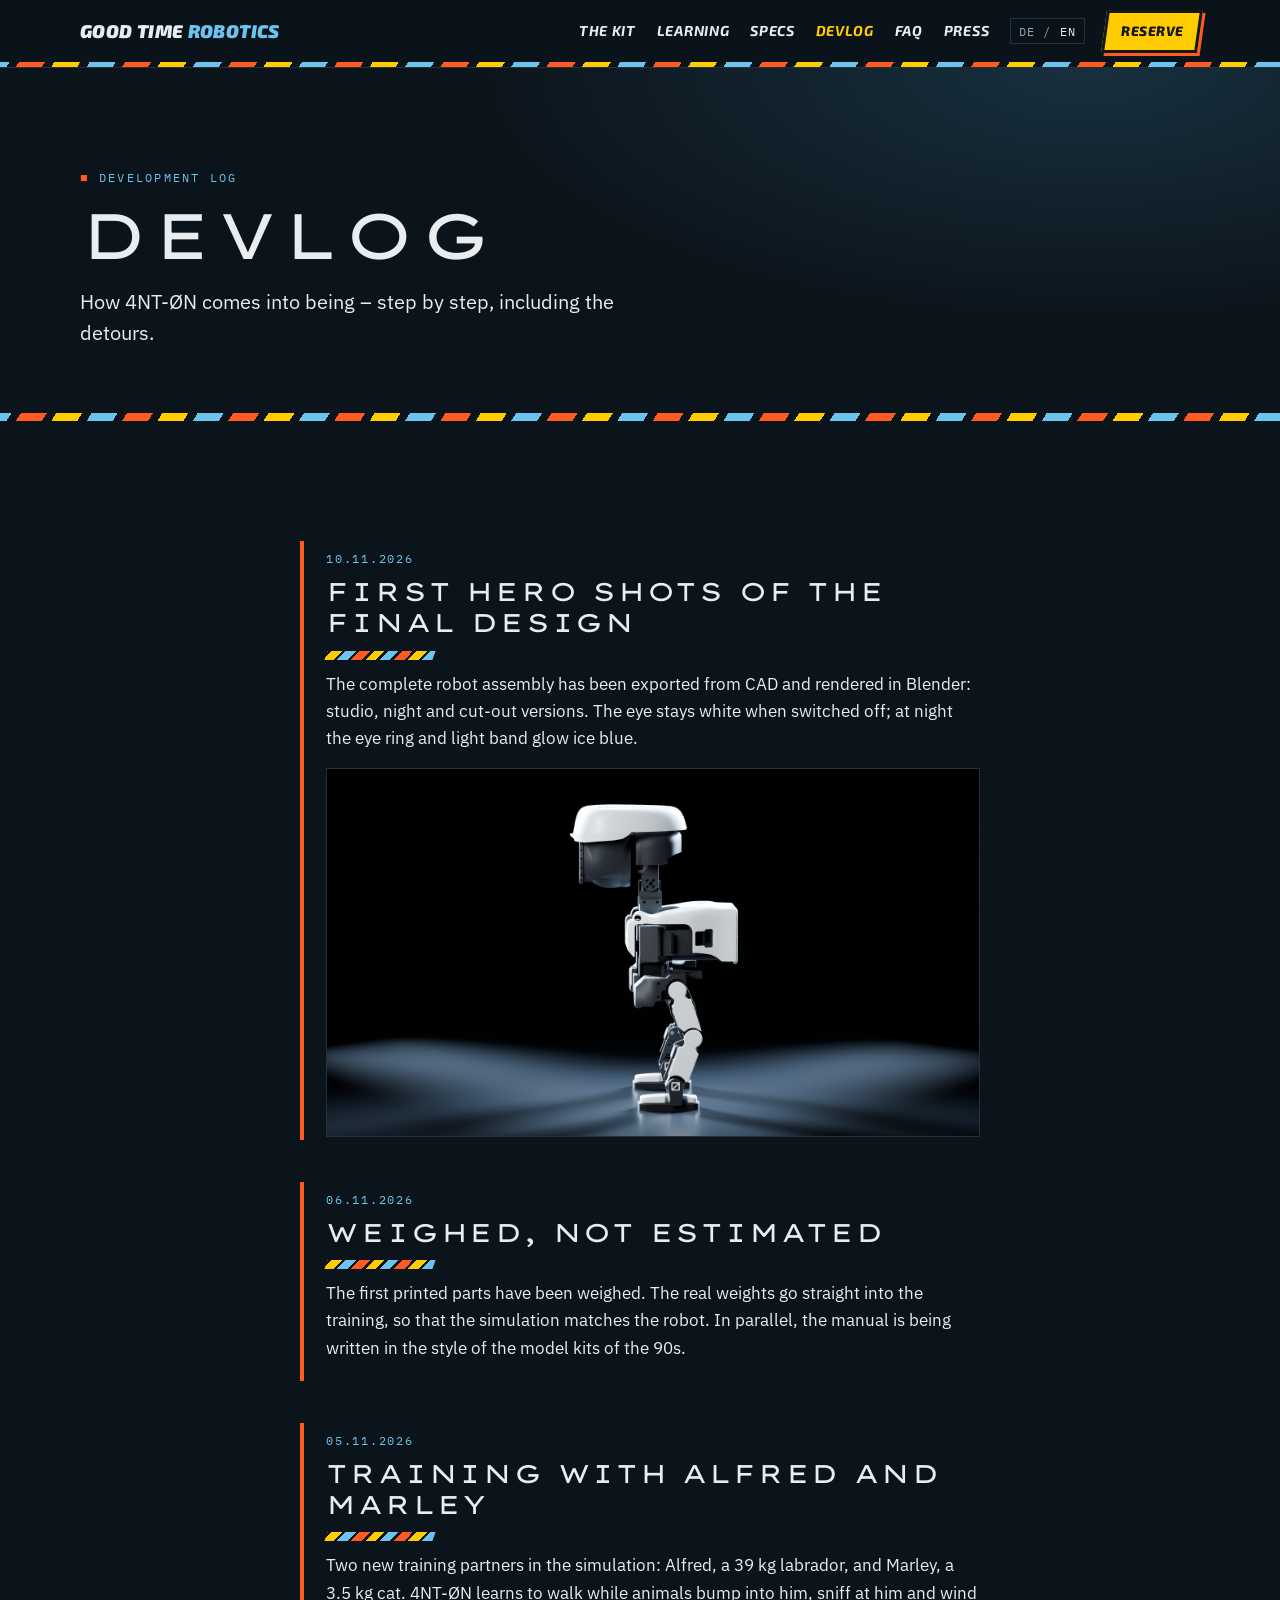
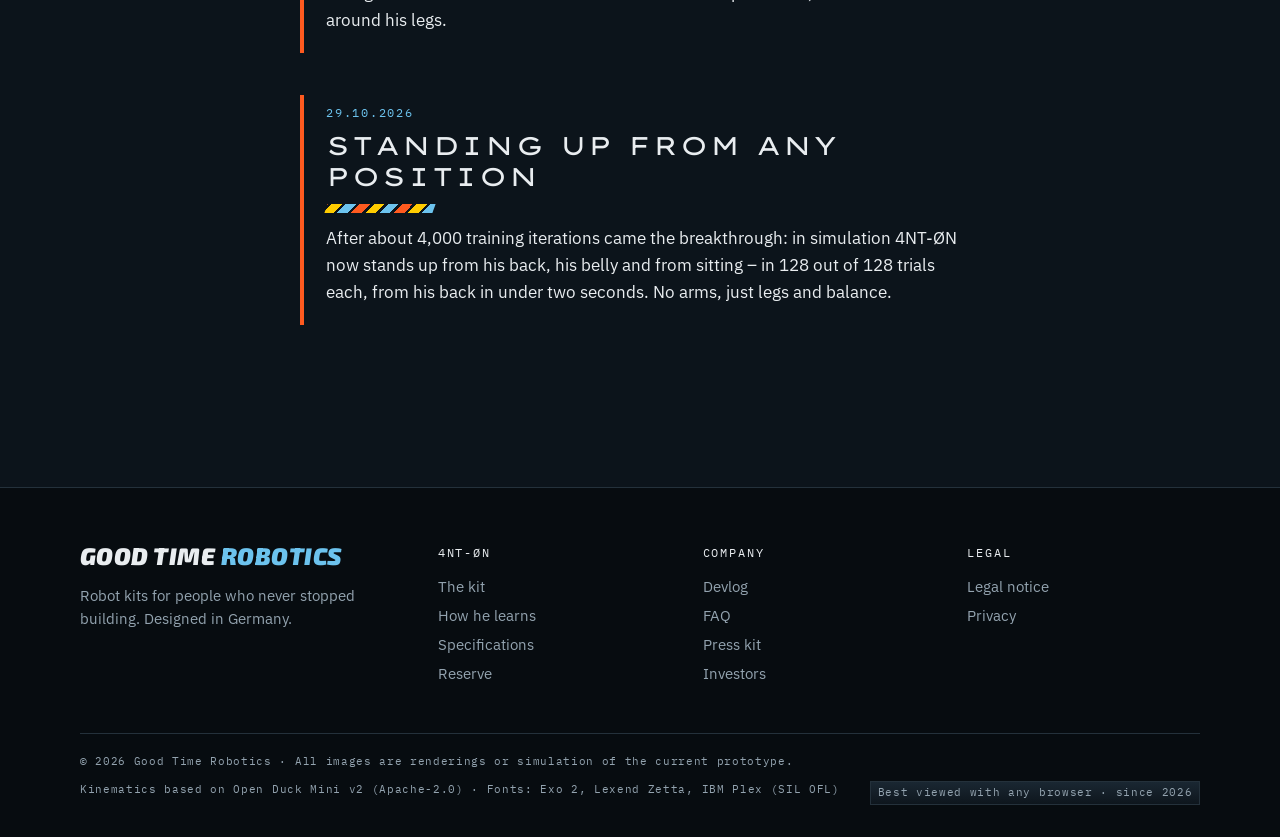
<file: devlog.html>
<!doctype html>
<html lang="de">
<head>
<meta charset="utf-8">
<meta name="robots" content="noindex, nofollow">
<meta name="viewport" content="width=device-width, initial-scale=1">
<title>Devlog – 4NT-ØN · Good Time Robotics</title>
<meta name="description" content="Entwicklungstagebuch von 4NT-ØN: Konstruktion, Training, Prüfstand." data-en-content="Development log of 4NT-ØN: design, training, test bench.">
<meta name="theme-color" content="#0c141b">
<link rel="icon" href="favicon.svg" type="image/svg+xml">
<link rel="stylesheet" href="css/stil.css">
</head>
<body data-seite="devlog">
<a class="sr" href="#inhalt">Zum Inhalt</a>
<header id="kopf"></header>
<main id="inhalt">
<section class="seitenkopf"><div class="innen">
  <p class="kicker" data-en="Development log">Entwicklungstagebuch</p>
  <h1 class="chrom">Devlog</h1>
  <p class="lead" style="margin-top:1rem" data-en="How 4NT-ØN comes into being – step by step, including the detours.">Wie 4NT-ØN entsteht – Schritt für Schritt, auch mit den Umwegen.</p>
</div></section>

<section class="abschnitt"><div class="innen text">

<article class="eintrag">
  <time datetime="2026-11-10">10.11.2026</time>
  <h2><span class="chrom" data-en="First hero shots of the final design">Erste Hero-Shots des finalen Designs</span></h2>
  <p data-en="The complete robot assembly has been exported from CAD and rendered in Blender: studio, night and cut-out versions. The eye stays white when switched off; at night the eye ring and light band glow ice blue.">Die komplette Roboter-Baugruppe ist aus dem CAD exportiert und in Blender gerendert: Studio, Nacht und freigestellt. Das Auge bleibt im ausgeschalteten Zustand weiß, nachts leuchten Augenring und Lichtband eisblau.</p>
  <img src="assets/img/held_profil_nacht_1600.jpg" alt="4NT-ØN im Profil, Nachtlicht" data-en-alt="4NT-ØN in profile, night light" loading="lazy" width="1600" height="900">
</article>

<article class="eintrag">
  <time datetime="2026-11-06">06.11.2026</time>
  <h2><span class="chrom" data-en="Weighed, not estimated">Gewogen statt geschätzt</span></h2>
  <p data-en="The first printed parts have been weighed. The real weights go straight into the training, so that the simulation matches the robot. In parallel, the manual is being written in the style of the model kits of the 90s.">Die ersten gedruckten Teile sind gewogen. Die echten Massen fließen direkt ins Training, damit die Simulation zum Roboter passt. Parallel entsteht die Bauanleitung im Stil der Modellbausätze der 90er.</p>
</article>

<article class="eintrag">
  <time datetime="2026-11-05">05.11.2026</time>
  <h2><span class="chrom" data-en="Training with Alfred and Marley">Training mit Alfred und Marley</span></h2>
  <p data-en="Two new training partners in the simulation: Alfred, a 39&nbsp;kg labrador, and Marley, a 3.5&nbsp;kg cat. 4NT-ØN learns to walk while animals bump into him, sniff at him and wind around his legs.">Zwei neue Trainingspartner in der Simulation: Alfred, Labrador, 39&nbsp;kg, und Marley, Kater, 3,5&nbsp;kg. 4NT-ØN lernt zu laufen, während Tiere ihn anstupsen, beschnüffeln und um seine Beine streichen.</p>
</article>

<article class="eintrag">
  <time datetime="2026-10-29">29.10.2026</time>
  <h2><span class="chrom" data-en="Standing up from any position">Aufstehen aus jeder Lage</span></h2>
  <p data-en="After about 4,000 training iterations came the breakthrough: in simulation 4NT-ØN now stands up from his back, his belly and from sitting – in 128 out of 128 trials each, from his back in under two seconds. No arms, just legs and balance.">Nach rund 4.000 Trainingsdurchläufen kam der Durchbruch: In der Simulation steht 4NT-ØN jetzt aus Rückenlage, Bauchlage und aus dem Sitz auf – jeweils in 128 von 128 Versuchen, aus der Rückenlage in unter zwei Sekunden. Ohne Arme, nur mit Beinen und Balance.</p>
</article>

</div></section>
</main>
<footer id="fuss"></footer>
<script src="js/config.js"></script>
<script src="js/seite.js"></script>
</body>
</html>
</file>
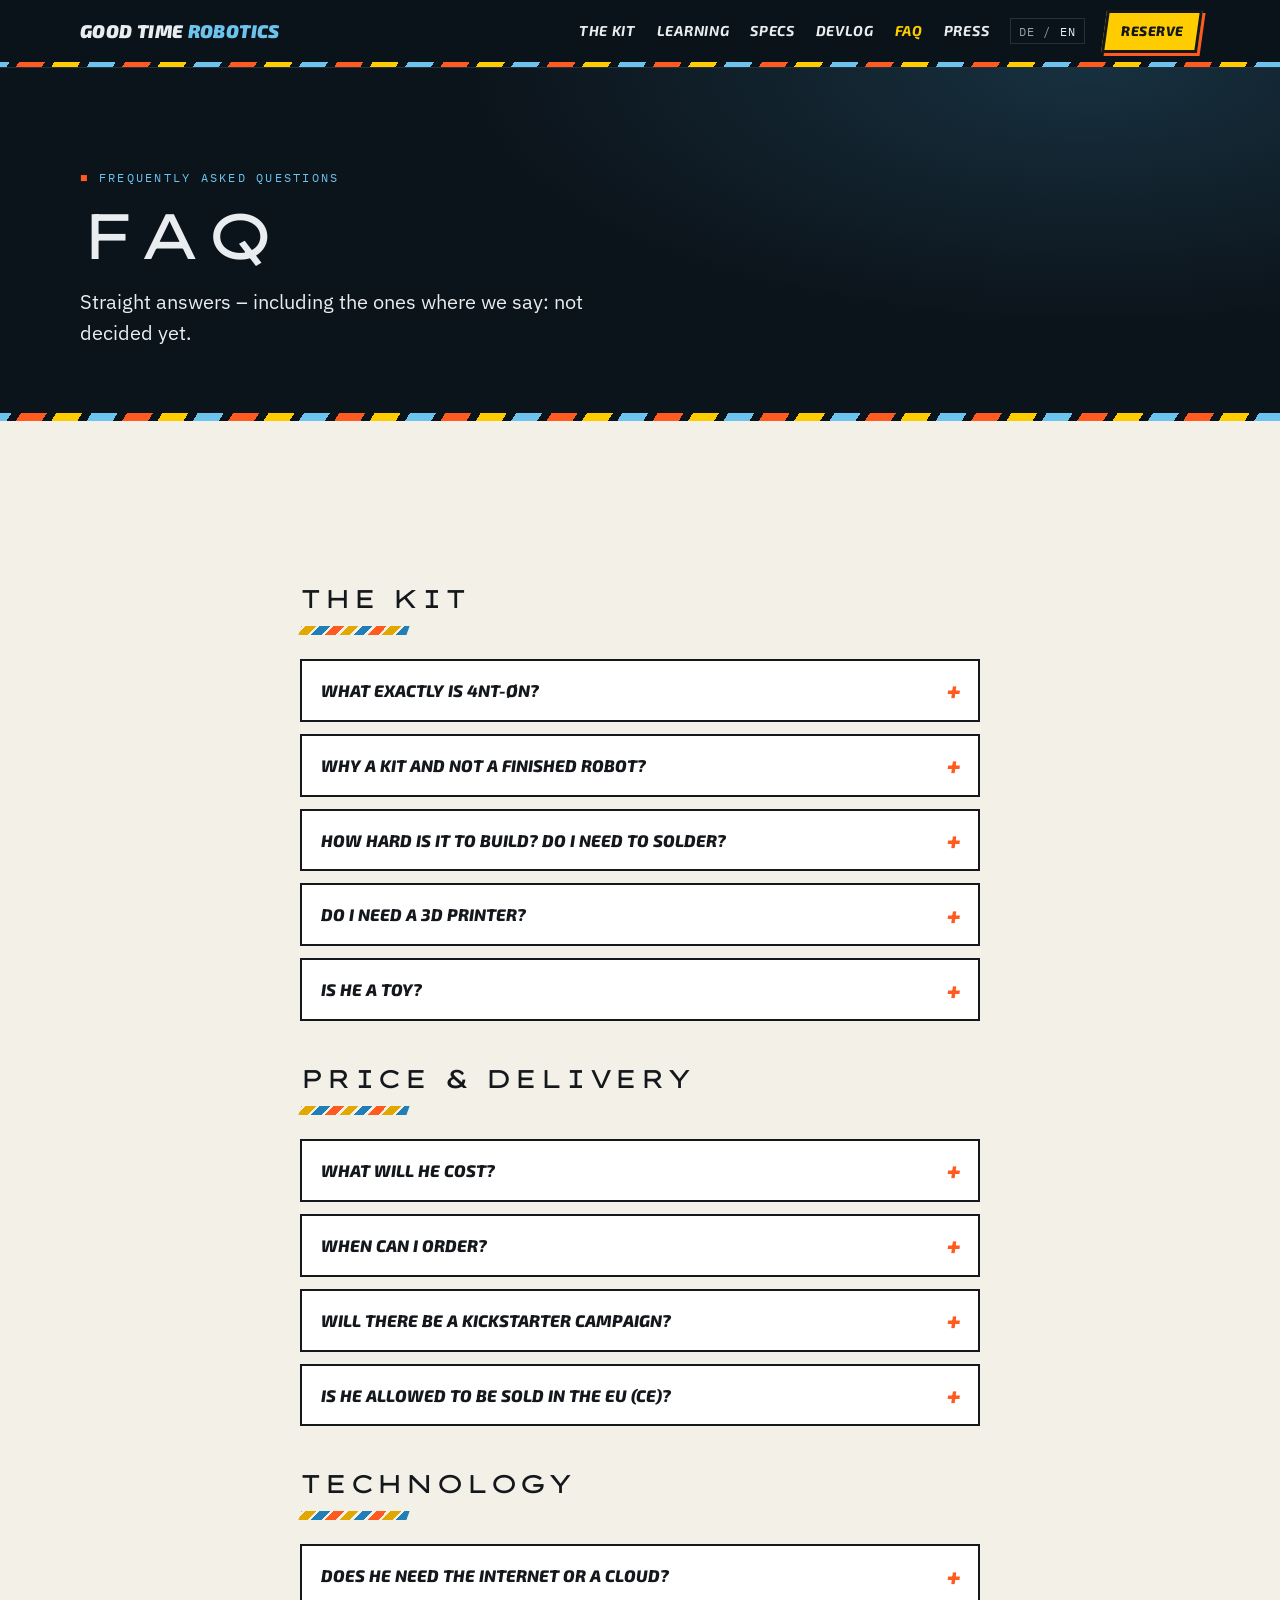
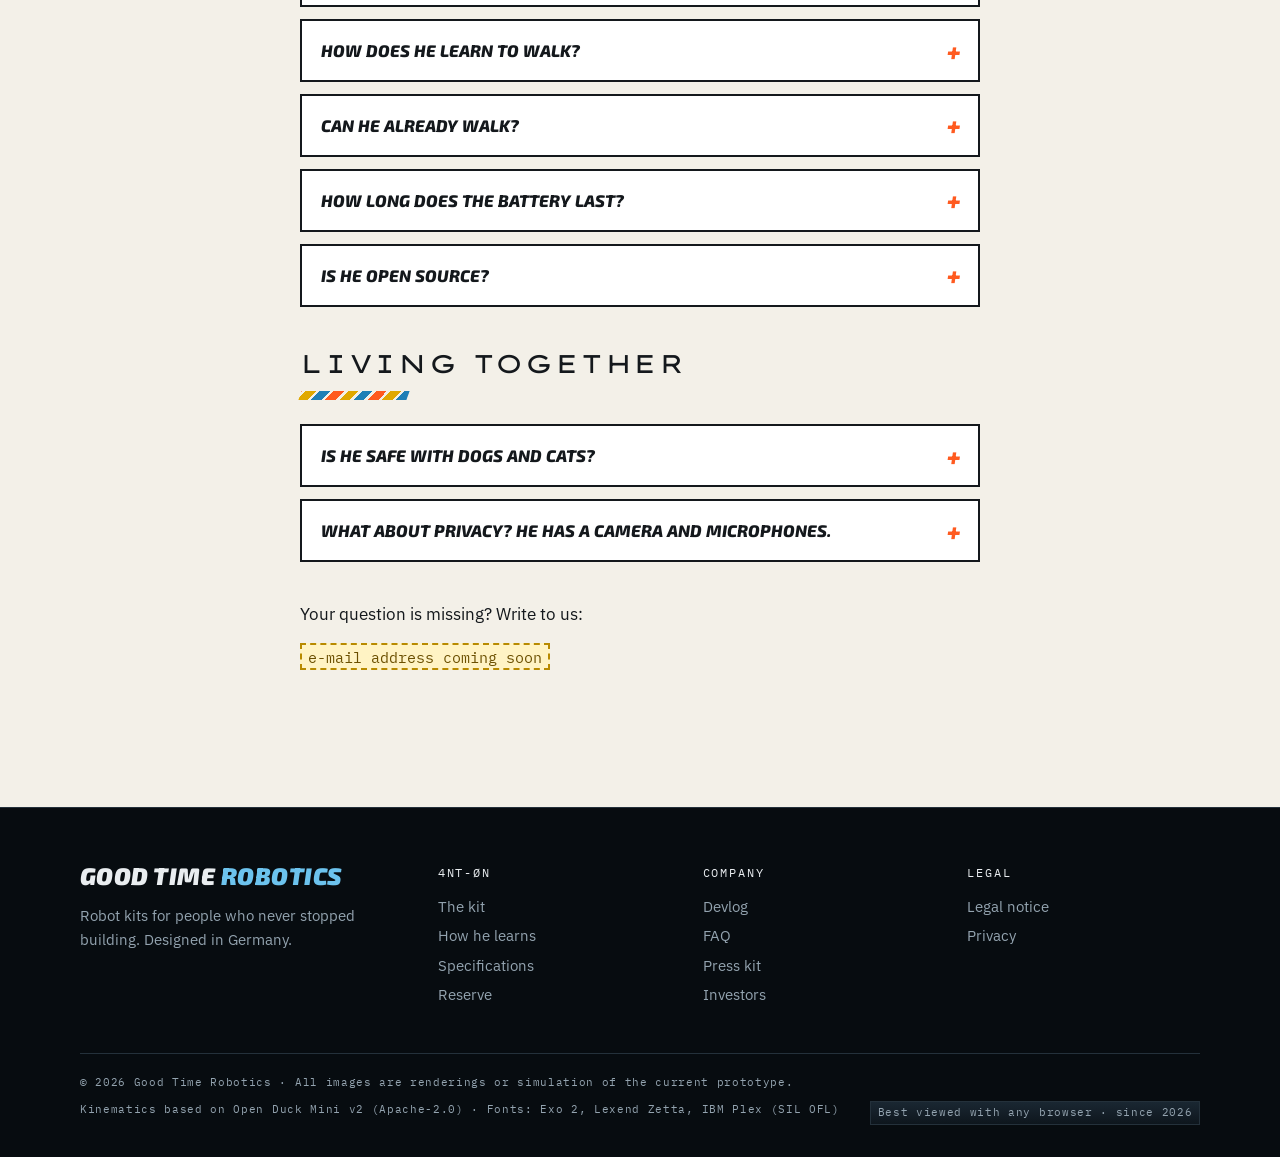
<file: faq.html>
<!doctype html>
<html lang="de">
<head>
<meta charset="utf-8">
<meta name="robots" content="noindex, nofollow">
<meta name="viewport" content="width=device-width, initial-scale=1">
<title data-en="FAQ – 4NT-ØN · Good Time Robotics">FAQ – 4NT-ØN · Good Time Robotics</title>
<meta name="description" content="Häufige Fragen zu 4NT-ØN: Bausatz, Preis, Lieferung, Sicherheit, Datenschutz, Haustiere." data-en-content="Frequently asked questions about 4NT-ØN: kit, price, delivery, safety, privacy, pets.">
<meta name="theme-color" content="#0c141b">
<link rel="icon" href="favicon.svg" type="image/svg+xml">
<link rel="stylesheet" href="css/stil.css">
</head>
<body data-seite="faq">
<a class="sr" href="#inhalt">Zum Inhalt</a>
<header id="kopf"></header>
<main id="inhalt">
<section class="seitenkopf"><div class="innen">
  <p class="kicker" data-en="Frequently asked questions">Häufige Fragen</p>
  <h1 class="chrom">FAQ</h1>
  <p class="lead" style="margin-top:1rem" data-en="Straight answers – including the ones where we say: not decided yet.">Klare Antworten – auch dort, wo wir sagen: noch nicht entschieden.</p>
</div></section>

<section class="abschnitt papier faq"><div class="innen text">

<h2><span class="chrom" data-en="The kit">Der Bausatz</span></h2>
<details><summary data-en="What exactly is 4NT-ØN?">Was genau ist 4NT-ØN?</summary><div class="antwort">
<p data-en="A bipedal AI droid, 43.5&nbsp;cm tall, with 14 joints, a camera eye, microphones and a speaker. You build him yourself from a kit. He learns how to move through reinforcement learning in simulation; his brain for speech and memory runs on a local server in your home.">Ein zweibeiniger KI-Droide, 43,5&nbsp;cm groß, mit 14 Gelenken, einem Kamera-Auge, Mikrofonen und Lautsprecher. Du baust ihn selbst aus einem Bausatz. Das Bewegen lernt er per Reinforcement Learning in der Simulation; sein Gehirn für Sprache und Gedächtnis läuft auf einem lokalen Server bei dir zu Hause.</p></div></details>

<details><summary data-en="Why a kit and not a finished robot?">Warum ein Bausatz und kein fertiger Roboter?</summary><div class="antwort">
<p data-en="Because building is half the fun – just like with the RC kits of the 90s. Whoever built him knows him: every screw, every cable route. That makes repairs and upgrades easy, and you understand what is happening inside.">Weil das Bauen die Hälfte des Spaßes ist – wie bei den RC-Bausätzen der 90er. Wer ihn gebaut hat, kennt ihn: jede Schraube, jeden Kabelweg. Das macht Reparaturen und Umbauten leicht, und du verstehst, was in ihm passiert.</p></div></details>

<details><summary data-en="How hard is it to build? Do I need to solder?">Wie schwer ist der Aufbau? Muss ich löten?</summary><div class="antwort">
<p data-en="He is designed for advanced model builders: 344 parts, screwed together, a manual with an exploded view for every step (in progress). How much soldering remains and how long the build takes, we are measuring while building the first units. We will publish both before pre-orders open.">Er ist für fortgeschrittene Modellbauer ausgelegt: 344 Teile, verschraubt, eine Bauanleitung mit Explosionszeichnung je Schritt (in Arbeit). Wie viel Löten übrig bleibt und wie lange der Aufbau dauert, messen wir beim Bau der ersten Exemplare. Beides veröffentlichen wir vor dem Start der Vorbestellung.</p></div></details>

<details><summary data-en="Do I need a 3D printer?">Brauche ich einen 3D-Drucker?</summary><div class="antwort">
<p data-en="The kit is planned to include all parts. Whether there will also be a cheaper version for people who print the parts themselves is still being decided.">Der Bausatz soll alle Teile enthalten. Ob es zusätzlich eine günstigere Variante für Leute gibt, die die Teile selbst drucken, entscheiden wir noch.</p></div></details>

<details><summary data-en="Is he a toy?">Ist er ein Spielzeug?</summary><div class="antwort">
<p data-en="No. 4NT-ØN is a technical device for adults – with strong servos, a lithium-ion battery and small parts. Building and operating him is not suitable for children without supervision.">Nein. 4NT-ØN ist ein technisches Gerät für Erwachsene – mit kräftigen Servos, Lithium-Ionen-Akku und Kleinteilen. Aufbau und Betrieb sind nichts für Kinder ohne Aufsicht.</p></div></details>

<h2><span class="chrom" data-en="Price &amp; delivery">Preis &amp; Lieferung</span></h2>
<details><summary data-en="What will he cost?">Was wird er kosten?</summary><div class="antwort">
<p data-en="The price is not fixed yet. We will announce it to everyone on the reservation list first – before it goes public.">Der Preis steht noch nicht fest. Wir nennen ihn zuerst allen auf der Reservierungsliste – bevor er öffentlich wird.</p></div></details>

<details><summary data-en="When can I order?">Wann kann ich bestellen?</summary><div class="antwort">
<p data-en="Not yet. First the prototype has to walk on real legs. If you reserve your spot, we will tell you as soon as pre-orders start. Reserving is free and does not oblige you to buy.">Noch nicht. Erst muss der Prototyp auf echten Beinen laufen. Wer sich einen Platz reserviert, erfährt als Erstes, wann die Vorbestellung startet. Die Reservierung ist kostenlos und verpflichtet zu nichts.</p></div></details>

<details><summary data-en="Will there be a Kickstarter campaign?">Gibt es eine Kickstarter-Kampagne?</summary><div class="antwort">
<p data-en="Possibly. Crowdfunding and investors are both options. Everyone on the list will hear about it first.">Möglich. Crowdfunding und Investoren sind beide im Gespräch. Wer auf der Liste steht, erfährt es zuerst.</p></div></details>

<details><summary data-en="Is he allowed to be sold in the EU (CE)?">Darf er in der EU verkauft werden (CE)?</summary><div class="antwort">
<p data-en="Before we sell a single kit, 4NT-ØN goes through the EU conformity assessment – among other things radio equipment (Wi-Fi), electromagnetic compatibility and battery rules. We will not deliver anything before that is done.">Bevor wir einen einzigen Bausatz verkaufen, durchläuft 4NT-ØN die EU-Konformitätsbewertung – unter anderem für Funk (WLAN), elektromagnetische Verträglichkeit und Akku. Vorher liefern wir nichts aus.</p></div></details>

<h2><span class="chrom" data-en="Technology">Technik</span></h2>
<details><summary data-en="Does he need the internet or a cloud?">Braucht er Internet oder eine Cloud?</summary><div class="antwort">
<p data-en="No cloud. Walking and reflexes run on the robot itself. Speech and memory come from Boo., a local AI server in your home network. Camera images and voice stay in your house. The Boo. server is still in development.">Keine Cloud. Laufen und Reflexe laufen auf dem Roboter selbst. Sprache und Gedächtnis kommen von Boo., einem lokalen KI-Server in deinem Heimnetz. Kamerabilder und Stimme bleiben in deinem Haus. Der Boo. Server ist noch in Entwicklung.</p></div></details>

<details><summary data-en="How does he learn to walk?">Wie lernt er laufen?</summary><div class="antwort">
<p data-en="Through reinforcement learning: 2,048 virtual copies practise in parallel in the MuJoCo physics simulation and are rewarded for good movements. Because every servo is measured on a test bench, the simulation behaves like the real motors. The trained policy is then transferred to the robot.">Per Reinforcement Learning: 2.048 virtuelle Kopien üben gleichzeitig in der Physiksimulation MuJoCo und werden für gute Bewegungen belohnt. Weil jeder Servo am Prüfstand vermessen wird, verhält sich die Simulation wie die echten Motoren. Die trainierte Strategie kommt anschließend auf den Roboter.</p></div></details>

<details><summary data-en="Can he already walk?">Kann er schon laufen?</summary><div class="antwort">
<p data-en="In simulation, yes: he stands up from his back, belly and sitting position (100&nbsp;% in 128 trials each) and walks on flat and uneven ground. On the real robot the first steps are still ahead. We show every step honestly in the devlog.">In der Simulation ja: Er steht aus Rücken-, Bauch- und Sitzlage auf (je 128 Versuche, 100&nbsp;%) und läuft auf ebenem und unebenem Boden. Am echten Roboter stehen die ersten Schritte noch bevor. Wir zeigen jeden Schritt ehrlich im Devlog.</p></div></details>

<details><summary data-en="How long does the battery last?">Wie lange hält der Akku?</summary><div class="antwort">
<p data-en="We are measuring that on the prototype. The battery is a 3S3P lithium-ion pack (18650 cells, 11.1&nbsp;V).">Das messen wir am Prototyp. Verbaut ist ein Lithium-Ionen-Pack 3S3P (18650-Zellen, 11,1&nbsp;V).</p></div></details>

<details><summary data-en="Is he open source?">Ist er Open Source?</summary><div class="antwort">
<p data-en="His kinematics are based on the open-source robot Open Duck Mini v2 (Apache-2.0). What we will publish of our own design, software and training, we will decide before launch.">Seine Kinematik basiert auf dem Open-Source-Roboter Open Duck Mini v2 (Apache-2.0). Was wir von unserer eigenen Konstruktion, Software und dem Training veröffentlichen, entscheiden wir vor dem Start.</p></div></details>

<h2><span class="chrom" data-en="Living together">Zusammenleben</span></h2>
<details><summary data-en="Is he safe with dogs and cats?">Ist er sicher mit Hund und Katze?</summary><div class="antwort">
<p data-en="That is a design goal from day one: he trains in simulation with a virtual labrador and cat, keeps his distance with four distance sensors and is designed to fall over harmlessly when bumped. Tests with real animals follow on the prototype.">Das ist ein Entwicklungsziel vom ersten Tag an: Er trainiert in der Simulation mit einem virtuellen Labrador und einer Katze, hält mit vier Abstandssensoren Abstand und soll bei einem Stups harmlos umfallen und wieder aufstehen. Tests mit echten Tieren folgen am Prototyp.</p></div></details>

<details><summary data-en="What about privacy? He has a camera and microphones.">Und der Datenschutz? Er hat Kamera und Mikrofone.</summary><div class="antwort">
<p data-en="Images and audio are processed on your own Boo. server at home, not by us and not in a cloud. You decide what is stored.">Bilder und Ton verarbeitet dein eigener Boo. Server zu Hause, nicht wir und keine Cloud. Was gespeichert wird, entscheidest du.</p></div></details>

<p style="margin-top:2.4rem" data-en="Your question is missing? Write to us:">Deine Frage fehlt? Schreib uns:</p>
<p data-email data-betreff="Frage zu 4NT-ØN"></p>
</div></section>
</main>
<footer id="fuss"></footer>
<script src="js/config.js"></script>
<script src="js/seite.js"></script>
</body>
</html>
</file>
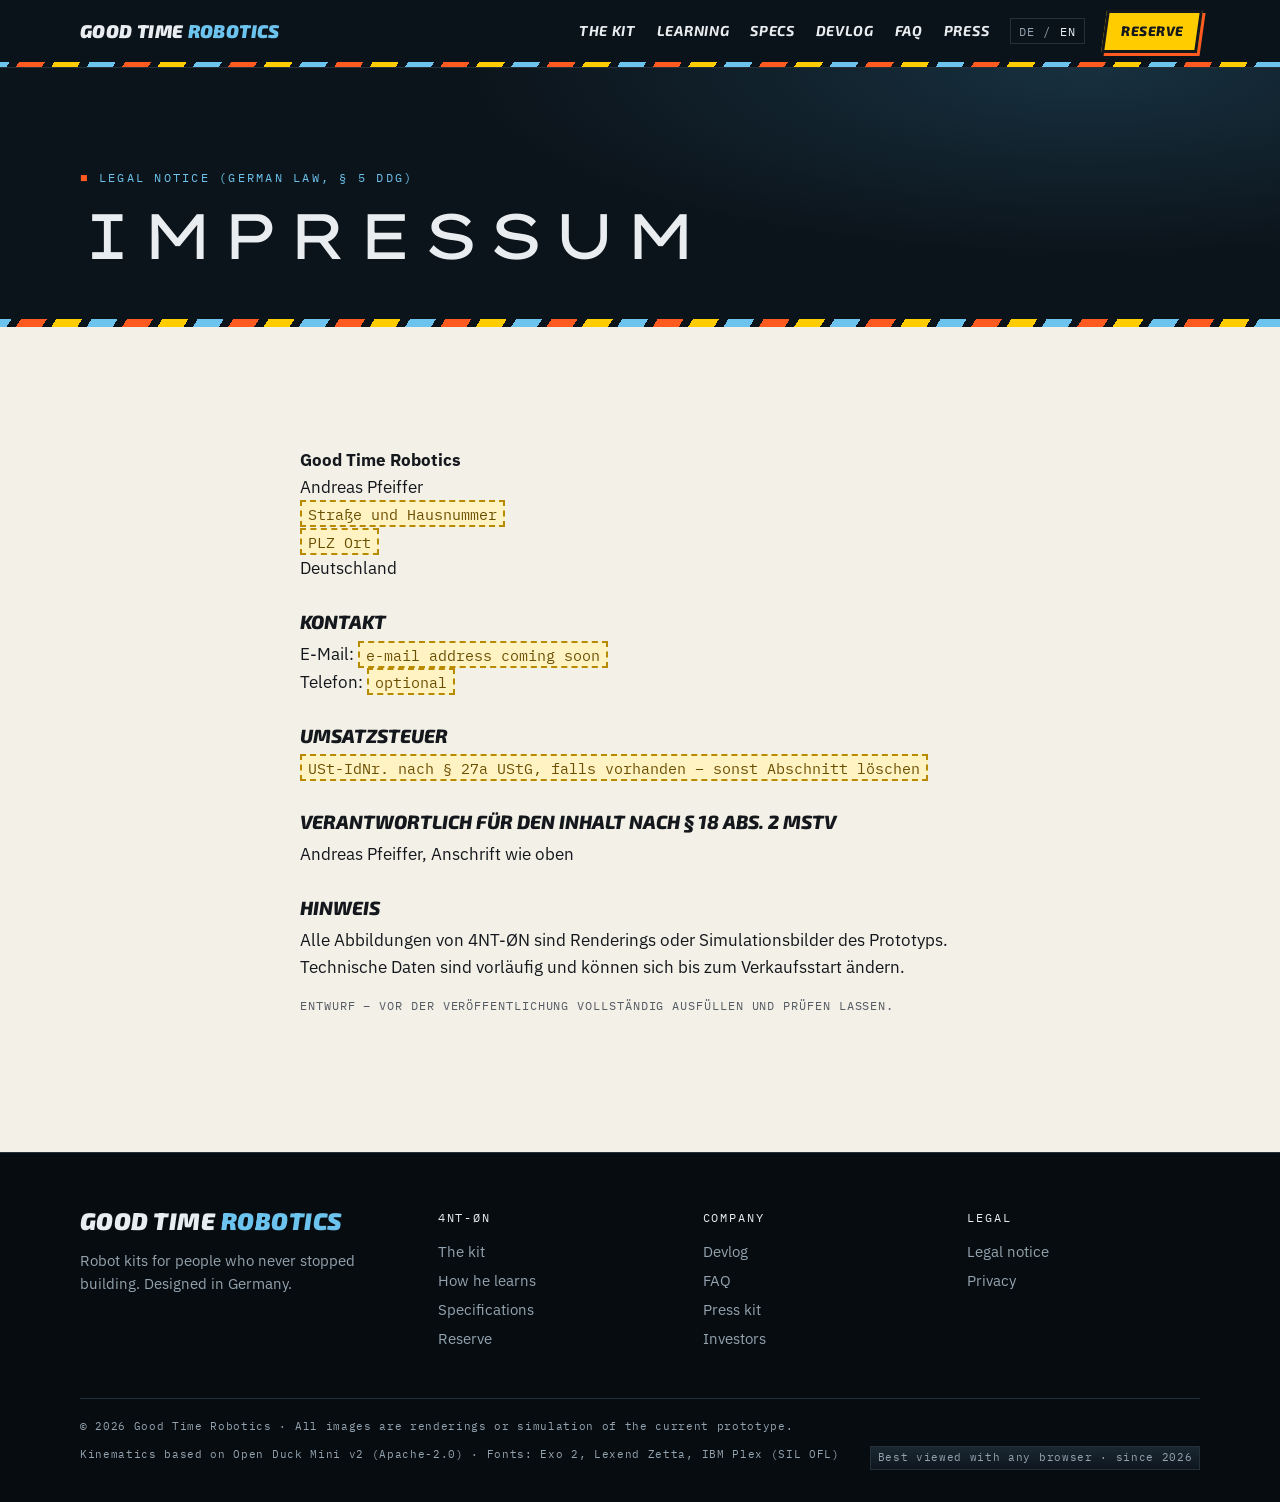
<file: impressum.html>
<!doctype html>
<html lang="de">
<head>
<meta charset="utf-8">
<meta name="robots" content="noindex, nofollow">
<meta name="viewport" content="width=device-width, initial-scale=1">
<title>Impressum – Good Time Robotics</title>
<meta name="theme-color" content="#0c141b">
<link rel="icon" href="favicon.svg" type="image/svg+xml">
<link rel="stylesheet" href="css/stil.css">
</head>
<body data-seite="impressum">
<a class="sr" href="#inhalt">Zum Inhalt</a>
<header id="kopf"></header>
<main id="inhalt">
<section class="seitenkopf"><div class="innen">
  <p class="kicker" data-en="Legal notice (German law, § 5 DDG)">Angaben gemäß § 5 DDG</p>
  <h1 class="chrom">Impressum</h1>
</div></section>
<section class="abschnitt papier"><div class="innen text">
  <p><b>Good Time Robotics</b><br>
  Andreas Pfeiffer<br>
  <span class="platzhalter">Straße und Hausnummer</span><br>
  <span class="platzhalter">PLZ Ort</span><br>
  Deutschland</p>
  <h3>Kontakt</h3>
  <p>E-Mail: <span data-email></span><br>
  Telefon: <span class="platzhalter">optional</span></p>
  <h3>Umsatzsteuer</h3>
  <p><span class="platzhalter">USt-IdNr. nach § 27a UStG, falls vorhanden – sonst Abschnitt löschen</span></p>
  <h3>Verantwortlich für den Inhalt nach § 18 Abs. 2 MStV</h3>
  <p>Andreas Pfeiffer, Anschrift wie oben</p>
  <h3>Hinweis</h3>
  <p>Alle Abbildungen von 4NT-ØN sind Renderings oder Simulationsbilder des Prototyps. Technische Daten sind vorläufig und können sich bis zum Verkaufsstart ändern.</p>
  <p class="hinweis">Entwurf – vor der Veröffentlichung vollständig ausfüllen und prüfen lassen.</p>
</div></section>
</main>
<footer id="fuss"></footer>
<script src="js/config.js"></script>
<script src="js/seite.js"></script>
</body>
</html>
</file>
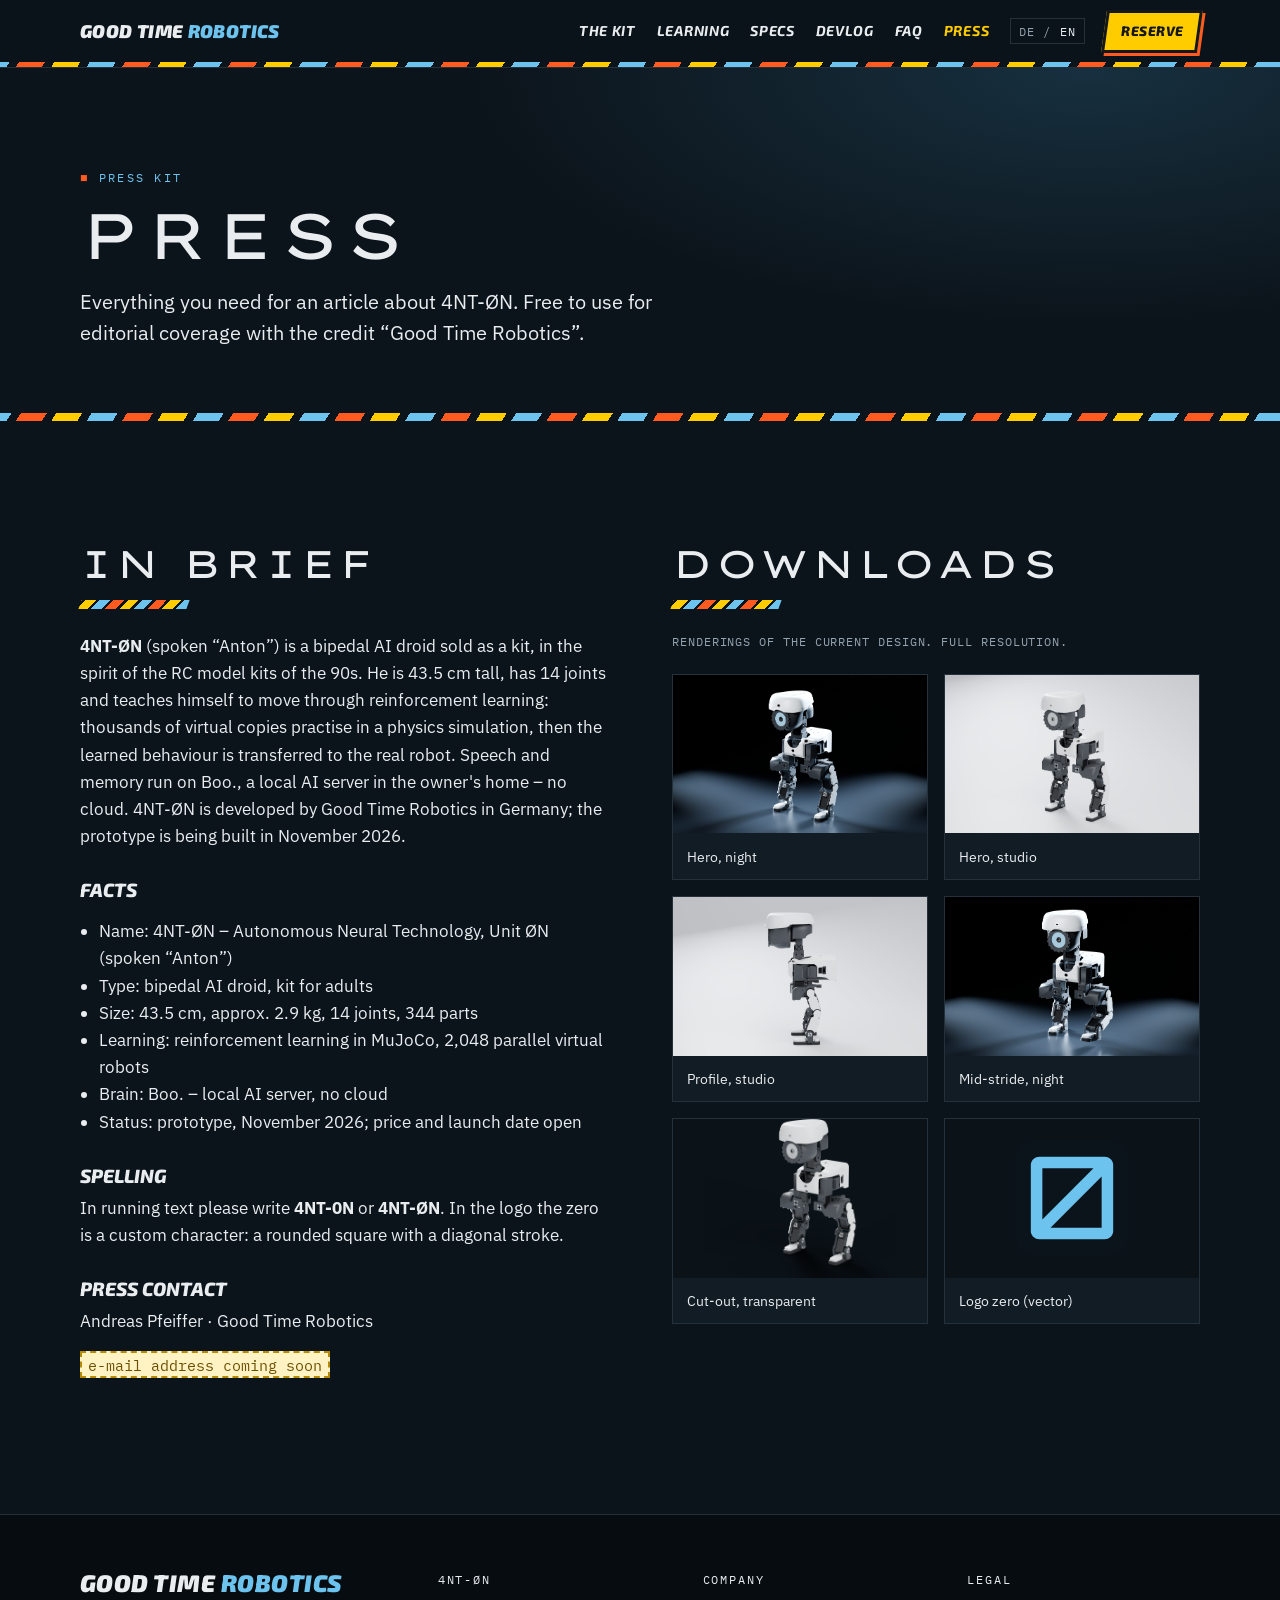
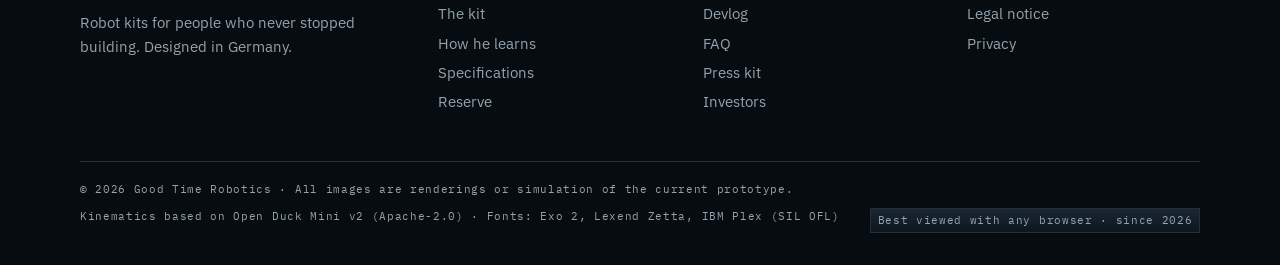
<file: presse.html>
<!doctype html>
<html lang="de">
<head>
<meta charset="utf-8">
<meta name="robots" content="noindex, nofollow">
<meta name="viewport" content="width=device-width, initial-scale=1">
<title data-en="Press kit – 4NT-ØN · Good Time Robotics">Presse – 4NT-ØN · Good Time Robotics</title>
<meta name="description" content="Pressematerial zu 4NT-ØN: Fact Sheet, Pressetext, Bilder in voller Auflösung, Wortmarke." data-en-content="Press material for 4NT-ØN: fact sheet, boilerplate, full-resolution images, wordmark.">
<meta name="theme-color" content="#0c141b">
<link rel="icon" href="favicon.svg" type="image/svg+xml">
<link rel="stylesheet" href="css/stil.css">
</head>
<body data-seite="presse">
<a class="sr" href="#inhalt">Zum Inhalt</a>
<header id="kopf"></header>
<main id="inhalt">
<section class="seitenkopf"><div class="innen">
  <p class="kicker" data-en="Press kit">Pressematerial</p>
  <h1 class="chrom" data-en="Press">Presse</h1>
  <p class="lead" style="margin-top:1rem" data-en="Everything you need for an article about 4NT-ØN. Free to use for editorial coverage with the credit “Good Time Robotics”.">Alles für einen Bericht über 4NT-ØN. Frei für redaktionelle Berichterstattung mit dem Vermerk „Good Time Robotics“.</p>
</div></section>

<section class="abschnitt"><div class="innen">
  <div class="zwei-spalten" style="align-items:start">
    <div class="text">
      <h2 style="margin-top:0"><span class="chrom" data-en="In brief">Kurz gesagt</span></h2>
      <p data-en="<b>4NT-ØN</b> (spoken “Anton”) is a bipedal AI droid sold as a kit, in the spirit of the RC model kits of the 90s. He is 43.5&nbsp;cm tall, has 14 joints and teaches himself to move through reinforcement learning: thousands of virtual copies practise in a physics simulation, then the learned behaviour is transferred to the real robot. Speech and memory run on Boo., a local AI server in the owner's home – no cloud. 4NT-ØN is developed by Good Time Robotics in Germany; the prototype is being built in November 2026.">
      <b>4NT-ØN</b> (gesprochen „Anton“) ist ein zweibeiniger KI-Droide als Bausatz, im Geist der RC-Modellbausätze der 90er. Er ist 43,5&nbsp;cm groß, hat 14 Gelenke und bringt sich das Bewegen per Reinforcement Learning selbst bei: Tausende virtuelle Kopien üben in einer Physiksimulation, danach geht das Gelernte auf den echten Roboter. Sprache und Gedächtnis laufen auf Boo., einem lokalen KI-Server im Zuhause der Besitzer – ohne Cloud. 4NT-ØN wird von Good Time Robotics in Deutschland entwickelt; der Prototyp entsteht im November 2026.</p>
      <h3 data-en="Facts">Fakten</h3>
      <ul>
        <li data-en="Name: 4NT-ØN – Autonomous Neural Technology, Unit ØN (spoken “Anton”)">Name: 4NT-ØN – Autonomous Neural Technology, Unit ØN (gesprochen „Anton“)</li>
        <li data-en="Type: bipedal AI droid, kit for adults">Art: zweibeiniger KI-Droide, Bausatz für Erwachsene</li>
        <li data-en="Size: 43.5 cm, approx. 2.9 kg, 14 joints, 344 parts">Größe: 43,5 cm, ca. 2,9 kg, 14 Gelenke, 344 Teile</li>
        <li data-en="Learning: reinforcement learning in MuJoCo, 2,048 parallel virtual robots">Lernen: Reinforcement Learning in MuJoCo, 2.048 parallele virtuelle Roboter</li>
        <li data-en="Brain: Boo. – local AI server, no cloud">Gehirn: Boo. – lokaler KI-Server, keine Cloud</li>
        <li data-en="Status: prototype, November 2026; price and launch date open">Stand: Prototyp, November 2026; Preis und Starttermin offen</li>
      </ul>
      <h3 data-en="Spelling">Schreibweise</h3>
      <p data-en="In running text please write <b>4NT-0N</b> or <b>4NT-ØN</b>. In the logo the zero is a custom character: a rounded square with a diagonal stroke.">Im Fließtext bitte <b>4NT-0N</b> oder <b>4NT-ØN</b>. Im Logo ist die Null ein eigenes Zeichen: ein abgerundetes Quadrat mit Schrägstrich.</p>
      <h3 data-en="Press contact">Pressekontakt</h3>
      <p>Andreas Pfeiffer · Good Time Robotics</p>
      <p data-email data-betreff="Presseanfrage 4NT-ØN"></p>
    </div>
    <div>
      <h2 style="margin-top:0"><span class="chrom" data-en="Downloads">Downloads</span></h2>
      <p class="hinweis" data-en="Renderings of the current design. Full resolution.">Renderings des aktuellen Konstruktionsstands. Volle Auflösung.</p>
      <div class="downloads">
        <a class="download" href="assets/presse/4nt-0n_held_34_vorn_nacht.jpg" download><img src="assets/img/held_34_vorn_nacht_1600.jpg" alt="" loading="lazy"><span data-en="Hero, night">Hero, Nacht<small>JPG · 3840 × 2160</small></span></a>
        <a class="download" href="assets/presse/4nt-0n_held_34_vorn_hell.jpg" download><img src="assets/img/held_34_vorn_hell_1600.jpg" alt="" loading="lazy"><span data-en="Hero, studio">Hero, Studio<small>JPG · 3840 × 2160</small></span></a>
        <a class="download" href="assets/presse/4nt-0n_held_profil_hell.jpg" download><img src="assets/img/held_profil_hell_1600.jpg" alt="" loading="lazy"><span data-en="Profile, studio">Profil, Studio<small>JPG · 3840 × 2160</small></span></a>
        <a class="download" href="assets/presse/4nt-0n_held_schritt_nacht.jpg" download><img src="assets/img/held_schritt_nacht_1600.jpg" alt="" loading="lazy"><span data-en="Mid-stride, night">Im Schritt, Nacht<small>JPG · 3840 × 2160</small></span></a>
        <a class="download" href="assets/presse/4nt-0n_freigestellt.png" download><img src="assets/img/held_34_vorn_frei.webp" alt="" loading="lazy" style="object-fit:contain"><span data-en="Cut-out, transparent">Freigestellt, transparent<small>PNG · 2160 × 2700</small></span></a>
        <a class="download" href="assets/presse/4nt-0n_logo_null.svg" download><img src="favicon.svg" alt="" loading="lazy" style="object-fit:contain;padding:1.4rem"><span data-en="Logo zero (vector)">Logo-Null (Vektor)<small>SVG</small></span></a>
      </div>
    </div>
  </div>
</div></section>
</main>
<footer id="fuss"></footer>
<script src="js/config.js"></script>
<script src="js/seite.js"></script>
</body>
</html>
</file>
<file: css/stil.css>
/* 4NT-ØN · Good Time Robotics – Website
   Leitidee: Bausatz-Karton und Modellbau-Katalog der 90er, Roboter in seiner kühlen Markenoptik.
   Überschriften in der Markenschrift Lexend Zetta (docs/marke.md), Knöpfe/Etiketten im Katalog-Stil (Exo 2 kursiv).
   Farben Roboter: Nacht #0c141b, Eisblau #6cc3ee; 90er-Akzente Signalgelb und Signalorange. */

@font-face { font-family: "Exo 2"; src: url("../assets/fonts/Exo2-Italic.woff2") format("woff2"); font-style: italic; font-weight: 100 900; font-display: swap; }
@font-face { font-family: "Lexend Zetta"; src: url("../assets/fonts/LexendZetta-Light.woff2") format("woff2"); font-weight: 300; font-display: swap; }
@font-face { font-family: "Lexend Zetta"; src: url("../assets/fonts/LexendZetta-Regular.woff2") format("woff2"); font-weight: 400; font-display: swap; }
@font-face { font-family: "IBM Plex Sans"; src: url("../assets/fonts/IBMPlexSans.woff2") format("woff2"); font-weight: 100 700; font-display: swap; }
@font-face { font-family: "IBM Plex Mono"; src: url("../assets/fonts/IBMPlexMono-Regular.woff2") format("woff2"); font-weight: 400; font-display: swap; }

:root {
  --nacht: #0c141b;
  --flaeche: #121c25;
  --linie: #24313b;
  --text: #e9edf0;
  --gedimmt: #93a3af;
  --eis: #6cc3ee;
  --gelb: #ffcc00;
  --orange: #ff5a1f;
  --papier: #f3f0e8;
  --papier2: #e8e3d6;
  --tinte: #14181c;
  --tinte-gedimmt: #545b62;
  --display: "Exo 2", "Arial Black", sans-serif;
  --marke: "Lexend Zetta", "Michroma", sans-serif;
  --sans: "IBM Plex Sans", system-ui, sans-serif;
  --mono: "IBM Plex Mono", ui-monospace, monospace;
  --breite: 1200px;
  --rand: clamp(16px, 4vw, 40px);
  --streifen: repeating-linear-gradient(-58deg, var(--eis) 0 22px, var(--nacht) 22px 30px, var(--gelb) 30px 52px, var(--nacht) 52px 60px, var(--orange) 60px 82px, var(--nacht) 82px 90px);
  --streifen-fein: repeating-linear-gradient(-58deg, var(--eis) 0 9px, transparent 9px 12px, var(--gelb) 12px 21px, transparent 21px 24px, var(--orange) 24px 33px, transparent 33px 36px);
}

*, *::before, *::after { box-sizing: border-box; }
html { scroll-behavior: smooth; -webkit-text-size-adjust: 100%; }
@media (prefers-reduced-motion: reduce) { html { scroll-behavior: auto; } *, *::before, *::after { animation: none !important; transition: none !important; } }
body { margin: 0; background: var(--nacht); color: var(--text); font-family: var(--sans); font-size: 17px; line-height: 1.6; overflow-x: hidden; }
img, video { max-width: 100%; height: auto; display: block; }
figure { margin: 0; }
a { color: var(--eis); }
a:hover { color: var(--gelb); }
:focus-visible { outline: 3px solid var(--gelb); outline-offset: 3px; }
.sr { position: absolute; width: 1px; height: 1px; overflow: hidden; clip: rect(0 0 0 0); white-space: nowrap; }
.innen { width: 100%; max-width: var(--breite); margin: 0 auto; padding: 0 var(--rand); }

/* ---------- Schriftzüge ---------- */
.wm { font-family: var(--marke); font-weight: 400; letter-spacing: .14em; white-space: nowrap; display: inline-flex; align-items: baseline; }
.wm-null { height: .74em; width: auto; margin: 0 .14em 0 .02em; fill: currentColor; align-self: baseline; }
.gtr { font-family: var(--display); font-style: italic; font-weight: 900; text-transform: uppercase; letter-spacing: .02em; line-height: 1; }
.kicker { font-family: var(--mono); font-size: .78rem; letter-spacing: .18em; text-transform: uppercase; color: var(--eis); margin: 0 0 .9rem; }
.kicker::before { content: "■ "; color: var(--orange); }
h1, h2, h3 { margin: 0; }
/* Überschriften: Markenschrift, Versalien, darunter ein kurzer Rallyestreifen */
h2 { font-family: var(--marke); font-weight: 400; text-transform: uppercase; font-size: clamp(1.45rem, 3.3vw, 2.4rem); line-height: 1.22; letter-spacing: .07em; margin-bottom: 1.5rem; }
h2::after { content: ""; display: block; width: 108px; height: 9px; margin-top: .75rem; background: var(--streifen-fein); transform: skewX(-20deg); transform-origin: left; }
.chrom { color: inherit; }
h3 { font-family: var(--display); font-style: italic; font-weight: 800; text-transform: uppercase; font-size: 1.2rem; line-height: 1.15; margin-bottom: .5rem; }
p { margin: 0 0 1rem; }
.lead { font-size: clamp(1.05rem, 1.6vw, 1.22rem); color: var(--text); max-width: 48ch; }
.hinweis { font-family: var(--mono); font-size: .72rem; letter-spacing: .08em; color: var(--gedimmt); text-transform: uppercase; }

/* ---------- Knöpfe ---------- */
.knopf { display: inline-flex; align-items: center; gap: .55em; font-family: var(--display); font-style: italic; font-weight: 800; text-transform: uppercase; letter-spacing: .04em; font-size: 1.02rem; padding: .85em 1.4em; border: 3px solid var(--tinte); background: var(--gelb); color: var(--tinte); text-decoration: none; box-shadow: 5px 5px 0 var(--orange); transform: skewX(-8deg); transition: transform .12s, box-shadow .12s; cursor: pointer; }
.knopf > * { transform: skewX(8deg); }
.knopf:hover { color: var(--tinte); transform: skewX(-8deg) translate(-2px, -2px); box-shadow: 7px 7px 0 var(--orange); }
.knopf:active { transform: skewX(-8deg) translate(3px, 3px); box-shadow: 2px 2px 0 var(--orange); }
.knopf.zwei { background: transparent; color: var(--text); border-color: var(--text); box-shadow: 5px 5px 0 var(--eis); }
.knopf.zwei:hover { color: var(--text); box-shadow: 7px 7px 0 var(--eis); }

/* ---------- Kopfleiste ---------- */
.kopf { position: sticky; top: 0; z-index: 50; background: rgba(12, 20, 27, .92); backdrop-filter: blur(8px); border-bottom: 1px solid var(--linie); }
.kopf::after { content: ""; display: block; height: 5px; background: var(--streifen); }
.kopf .innen { display: flex; align-items: center; gap: 1.2rem; min-height: 62px; }
.kopf .gtr { font-size: 1.15rem; color: var(--text); text-decoration: none; white-space: nowrap; }
.kopf .gtr span, .fuss .gtr span { color: var(--eis); }
.nav { display: flex; gap: 1.3rem; margin-left: auto; align-items: center; }
.nav a { color: var(--text); text-decoration: none; font-family: var(--display); font-style: italic; font-weight: 700; text-transform: uppercase; font-size: .9rem; letter-spacing: .05em; }
.nav a:hover, .nav a[aria-current="page"] { color: var(--gelb); }
.sprache { font-family: var(--mono); font-size: .78rem; background: none; border: 1px solid var(--linie); color: var(--gedimmt); padding: .35em .6em; cursor: pointer; letter-spacing: .1em; }
.sprache b { color: var(--text); font-weight: 400; }
.kopf .knopf { font-size: .85rem; padding: .55em 1em; box-shadow: 3px 3px 0 var(--orange); }
.menue { display: none; background: none; border: 0; color: var(--text); padding: .4rem; margin-left: auto; cursor: pointer; }
.menue svg { width: 28px; height: 28px; }
@media (max-width: 980px) {
  .menue { display: block; }
  .nav { display: none; position: absolute; top: 67px; left: 0; right: 0; background: var(--nacht); flex-direction: column; align-items: stretch; gap: 0; margin: 0; border-bottom: 3px solid var(--orange); }
  .nav.offen { display: flex; }
  .nav a, .nav .sprache { padding: 1rem var(--rand); border-top: 1px solid var(--linie); font-size: 1.05rem; }
  .nav .sprache { text-align: left; border: 0; border-top: 1px solid var(--linie); }
  .kopf .knopf { display: none; }
}

/* ---------- Startbild = Karton-Deckel ---------- */
.karton { position: relative; overflow: hidden; background: var(--nacht); border-bottom: 6px solid var(--tinte); }
.karton-bild { position: absolute; top: 0; bottom: 0; right: 0; left: 34%; }
.karton-bild img { width: 100%; height: 100%; object-fit: cover; object-position: 50% 45%; }
.karton-bild::after { content: ""; position: absolute; inset: 0; background: linear-gradient(90deg, var(--nacht) 0%, rgba(12,20,27,.55) 18%, rgba(12,20,27,0) 40%), linear-gradient(0deg, rgba(12,20,27,.85) 0%, rgba(12,20,27,0) 26%); }
.karton-streifen { position: absolute; top: 0; left: -10%; width: 62%; height: 46px; background: var(--streifen); transform: skewX(-20deg); opacity: .95; }
.karton .innen { position: relative; min-height: min(88vh, 860px); display: flex; flex-direction: column; justify-content: center; padding-top: 110px; padding-bottom: 90px; }
.kit-nr { display: inline-flex; align-items: stretch; border: 3px solid var(--text); font-family: var(--display); font-style: italic; font-weight: 800; text-transform: uppercase; align-self: flex-start; margin-bottom: 1.6rem; transform: skewX(-8deg); }
.kit-nr span { padding: .3em .8em; font-size: .9rem; letter-spacing: .08em; }
.kit-nr span:first-child { background: var(--text); color: var(--tinte); }
.kit-nr span:last-child { color: var(--gelb); }
.karton h1 { font-size: clamp(3rem, 7.6vw, 7rem); line-height: .9; color: #fff; text-shadow: 0 0 40px rgba(108,195,238,.35); }
.karton .unterzeile { font-family: var(--marke); font-weight: 300; font-size: clamp(.62rem, 1.15vw, .86rem); letter-spacing: .3em; text-transform: uppercase; color: var(--gedimmt); margin: 1.1rem 0 1.8rem; }
.claim { font-family: var(--marke); font-weight: 400; text-transform: uppercase; font-size: clamp(1.1rem, 2.4vw, 1.75rem); letter-spacing: .08em; line-height: 1.35; margin-bottom: 1.2rem; max-width: 30ch; }
.claim em { font-style: normal; color: var(--eis); }
.karton .lead { color: #cfd8de; margin-bottom: 2rem; max-width: 42ch; }
.knoepfe { display: flex; flex-wrap: wrap; gap: 1.2rem 1.4rem; }
.stoerer { position: absolute; right: clamp(16px, 5vw, 80px); bottom: clamp(70px, 16vh, 150px); width: clamp(132px, 15vw, 190px); aspect-ratio: 1; background: var(--gelb); color: var(--tinte); display: grid; place-items: center; text-align: center; font-family: var(--display); font-style: italic; font-weight: 900; text-transform: uppercase; line-height: .95; font-size: clamp(.86rem, 1.25vw, 1.08rem); padding: 1.6em; transform: rotate(12deg); clip-path: polygon(50% 0%, 59% 13%, 75% 6%, 76% 23%, 93% 25%, 86% 40%, 100% 50%, 86% 60%, 93% 75%, 76% 77%, 75% 94%, 59% 87%, 50% 100%, 41% 87%, 25% 94%, 24% 77%, 7% 75%, 14% 60%, 0% 50%, 14% 40%, 7% 25%, 24% 23%, 25% 6%, 41% 13%); animation: wackeln 3.2s ease-in-out infinite; }
.stoerer b { display: block; font-size: 1.7em; color: var(--orange); }
@keyframes wackeln { 0%, 100% { transform: rotate(12deg) scale(1); } 50% { transform: rotate(8deg) scale(1.05); } }
.karton-fuss { position: absolute; left: 0; right: 0; bottom: 0; display: flex; justify-content: space-between; gap: 1rem; padding: .7rem var(--rand); font-family: var(--mono); font-size: .7rem; letter-spacing: .12em; text-transform: uppercase; color: var(--gedimmt); border-top: 1px solid var(--linie); background: rgba(12,20,27,.7); }
.karton-fuss .massstab { color: var(--text); }
@media (max-width: 760px) {
  .karton-bild { left: 0; bottom: auto; height: 64svh; }
  .karton-bild img { object-position: 50% 40%; }
  .karton-bild::after { background: linear-gradient(0deg, var(--nacht) 0%, rgba(12,20,27,0) 38%); }
  .karton .innen { justify-content: flex-end; min-height: 0; padding-top: 54svh; }
  .stoerer { top: 84px; bottom: auto; right: 12px; width: 118px; }
  .karton-fuss span:nth-child(2) { display: none; }
}

/* ---------- Laufband ---------- */
.laufband { background: var(--gelb); color: var(--tinte); border-block: 3px solid var(--tinte); overflow: hidden; white-space: nowrap; font-family: var(--display); font-style: italic; font-weight: 900; text-transform: uppercase; font-size: 1.15rem; letter-spacing: .03em; }
.laufband div { display: inline-block; padding: .55rem 0; animation: lauf 38s linear infinite; }
.laufband span { padding: 0 1.1rem; }
.laufband i { color: var(--orange); font-style: normal; }
@keyframes lauf { to { transform: translateX(-50%); } }

/* ---------- Abschnitte ---------- */
.abschnitt { padding: clamp(64px, 10vw, 120px) 0; position: relative; }
.papier { background: var(--papier); color: var(--tinte); }
.papier .kicker { color: #1f7fb6; }
.papier .lead { color: var(--tinte); }
.papier .hinweis { color: var(--tinte-gedimmt); }
.papier a { color: #1f7fb6; }
.papier h2::after { background: repeating-linear-gradient(-58deg, #1f7fb6 0 9px, transparent 9px 12px, #e0a800 12px 21px, transparent 21px 24px, var(--orange) 24px 33px, transparent 33px 36px); }
.zwei-spalten { display: grid; grid-template-columns: 1fr 1fr; gap: clamp(28px, 5vw, 72px); align-items: center; }
.zwei-spalten.breit-links { grid-template-columns: 1.25fr 1fr; }
@media (max-width: 900px) { .zwei-spalten, .zwei-spalten.breit-links { grid-template-columns: 1fr; } }
.streifen-kante::before { content: ""; position: absolute; left: 0; right: 0; top: 0; height: 10px; background: var(--streifen); }

/* Erinnerung */
.schritte { display: grid; grid-template-columns: repeat(3, 1fr); gap: 0; border: 3px solid var(--tinte); margin: 2.4rem 0 0; padding: 0; background: #fff; }
.schritte li { list-style: none; padding: 1.6rem 1.5rem 1.7rem; border-left: 3px solid var(--tinte); }
.schritte li:first-child { border-left: 0; }
.schritte .nr { font-family: var(--display); font-style: italic; font-weight: 900; font-size: 3.4rem; line-height: 1; color: var(--orange); -webkit-text-stroke: 2px var(--tinte); }
.schritte p { margin: 0; color: var(--tinte-gedimmt); font-size: .98rem; }
@media (max-width: 760px) { .schritte { grid-template-columns: 1fr; } .schritte li { border-left: 0; border-top: 3px solid var(--tinte); } .schritte li:first-child { border-top: 0; } }

/* Film */
.rahmen { position: relative; border: 1px solid var(--linie); background: #000; }
.rahmen::before, .rahmen::after { content: ""; position: absolute; width: 22px; height: 22px; border: 2px solid var(--eis); pointer-events: none; z-index: 2; }
.rahmen::before { left: -8px; top: -8px; border-right: 0; border-bottom: 0; }
.rahmen::after { right: -8px; bottom: -8px; border-left: 0; border-top: 0; }
.rahmen video, .rahmen img { width: 100%; height: auto; aspect-ratio: 16 / 9; object-fit: cover; }
.rahmen .etikett { position: absolute; left: 12px; top: 12px; z-index: 2; font-family: var(--mono); font-size: .68rem; letter-spacing: .14em; text-transform: uppercase; background: rgba(12,20,27,.85); color: var(--eis); padding: .3em .7em; border: 1px solid var(--linie); }

/* ---------- Bausatz: Teileübersicht (Katalogseite) ---------- */
.teilekarten { display: grid; grid-template-columns: repeat(3, 1fr); gap: 18px; margin-top: 2.4rem; }
.teilekarte { position: relative; background: #fff; border: 3px solid var(--tinte); box-shadow: 6px 6px 0 var(--tinte); display: flex; flex-direction: column; }
.teilekarte img { width: 100%; aspect-ratio: 4 / 3; object-fit: contain; background: #e8ecef; border-bottom: 3px solid var(--tinte); }
.teilekarte figcaption { padding: .8rem 1rem 1rem; display: flex; flex-direction: column; gap: .15rem; }
.teilekarte b { font-family: var(--display); font-style: italic; font-weight: 800; text-transform: uppercase; font-size: 1.1rem; }
.teilekarte span { color: var(--tinte-gedimmt); font-size: .9rem; line-height: 1.4; }
.teilekarte i { font-style: normal; font-family: var(--mono); font-size: .68rem; letter-spacing: .12em; color: #1f7fb6; margin-top: .3rem; }
.tk-zahl { position: absolute; top: -14px; right: -12px; background: var(--gelb); color: var(--tinte); border: 3px solid var(--tinte); font-family: var(--display); font-style: italic; font-weight: 900; font-size: 1.5rem; line-height: 1; padding: .3em .45em .3em .4em; transform: rotate(4deg); box-shadow: 3px 3px 0 var(--orange); }
.tk-zahl small { font-size: .62em; margin-left: .06em; }
@media (max-width: 900px) { .teilekarten { grid-template-columns: 1fr 1fr; } }
@media (max-width: 520px) { .teilekarten { grid-template-columns: 1fr; } }

.inhalt { border: 3px solid var(--tinte); background: #fff; box-shadow: 8px 8px 0 var(--tinte); }
.inhalt h3 { margin: 0; padding: .8rem 1.2rem; background: var(--tinte); color: #fff; display: flex; justify-content: space-between; align-items: baseline; gap: 1rem; }
.inhalt h3 small { font-family: var(--mono); font-style: normal; font-weight: 400; font-size: .68rem; letter-spacing: .12em; color: var(--gelb); }
.inhalt ul { list-style: none; margin: 0; padding: .4rem 1.2rem 1rem; }
.inhalt li { display: flex; gap: .8rem; align-items: baseline; padding: .55rem 0; border-bottom: 1px dashed #c9c3b4; font-size: .96rem; }
.inhalt li:last-child { border-bottom: 0; }
.inhalt .pos { font-family: var(--mono); font-size: .74rem; color: #1f7fb6; min-width: 2.8em; }
.inhalt .menge { margin-left: auto; font-family: var(--mono); font-size: .84rem; white-space: nowrap; }
.seiten { display: grid; grid-template-columns: repeat(2, 1fr); gap: 1.4rem; }
.seite { background: #fff; border: 2px solid var(--tinte); padding: .6rem .6rem .5rem; box-shadow: 5px 5px 0 rgba(20,24,28,.18); }
.seite:nth-child(1) { transform: rotate(-1.4deg); }
.seite:nth-child(2) { transform: rotate(1.1deg); }
.seite:nth-child(3) { transform: rotate(.8deg); }
.seite:nth-child(4) { transform: rotate(-.9deg); }
.seite img { width: 100%; aspect-ratio: 4 / 3; object-fit: cover; }
.seite figcaption { font-family: var(--display); font-style: italic; font-weight: 800; text-transform: uppercase; font-size: .86rem; display: flex; justify-content: space-between; margin-top: .35rem; }
.seite figcaption b { color: var(--orange); }
.eigenschaften { display: grid; grid-template-columns: repeat(3, 1fr); gap: 1rem; margin: 2.2rem 0 0; }
.eigenschaft { border: 2px solid var(--tinte); padding: .8rem .9rem; background: var(--papier2); }
.eigenschaft dt { font-family: var(--mono); font-size: .68rem; letter-spacing: .14em; text-transform: uppercase; color: var(--tinte-gedimmt); }
.eigenschaft dd { margin: .15rem 0 0; font-family: var(--display); font-style: italic; font-weight: 800; font-size: 1.15rem; text-transform: uppercase; }
@media (max-width: 600px) { .eigenschaften { grid-template-columns: 1fr 1fr; } }

/* Kacheln mit Zahlen */
.kacheln { display: grid; grid-template-columns: repeat(2, 1fr); gap: 1px; background: var(--linie); border: 1px solid var(--linie); margin-top: 1.6rem; }
.kachel { background: var(--flaeche); padding: 1.1rem 1.2rem; }
.kachel .zahl { font-family: var(--display); font-style: italic; font-weight: 900; font-size: 2.2rem; line-height: 1; color: var(--eis); }
.kachel p { margin: .35rem 0 0; color: var(--gedimmt); font-size: .9rem; }
.liste { list-style: none; padding: 0; margin: 1.4rem 0 0; counter-reset: l; }
.liste li { counter-increment: l; display: grid; grid-template-columns: 2.6rem 1fr; padding: .75rem 0; border-top: 1px solid var(--linie); }
.liste li::before { content: counter(l, decimal-leading-zero); font-family: var(--mono); color: var(--eis); font-size: .85rem; padding-top: .15rem; }
.liste b { display: block; font-weight: 600; }
.liste span { color: var(--gedimmt); font-size: .95rem; }

/* Galerie */
.reiter { display: inline-flex; border: 2px solid var(--text); margin-bottom: 1.6rem; }
.reiter button { background: none; border: 0; color: var(--text); font-family: var(--display); font-style: italic; font-weight: 800; text-transform: uppercase; padding: .55em 1.2em; cursor: pointer; letter-spacing: .05em; }
.reiter button[aria-selected="true"] { background: var(--text); color: var(--tinte); }
.galerie { display: grid; grid-template-columns: repeat(6, 1fr); gap: 12px; }
.galerie figure { position: relative; overflow: hidden; border: 1px solid var(--linie); background: var(--flaeche); }
.galerie figure:nth-child(1) { grid-column: span 4; grid-row: span 2; }
.galerie figure:nth-child(2), .galerie figure:nth-child(3) { grid-column: span 2; }
.galerie figure:nth-child(4), .galerie figure:nth-child(5) { grid-column: span 3; }
.galerie img { width: 100%; height: 100%; object-fit: cover; aspect-ratio: 16 / 9; transition: transform .5s; }
.galerie figure:hover img { transform: scale(1.04); }
.galerie figcaption { position: absolute; left: 10px; bottom: 10px; font-family: var(--mono); font-size: .66rem; letter-spacing: .12em; text-transform: uppercase; background: rgba(12,20,27,.85); padding: .25em .6em; color: var(--text); }
@media (max-width: 760px) { .galerie { grid-template-columns: 1fr 1fr; } .galerie figure:nth-child(n) { grid-column: span 1; grid-row: auto; } .galerie figure:nth-child(1) { grid-column: span 2; } }

/* Technische Daten (Kartonseite) */
.datenkasten { border: 4px solid var(--tinte); background: #fff; color: var(--tinte); box-shadow: 10px 10px 0 var(--eis); }
.datenkasten-kopf { display: flex; align-items: center; justify-content: space-between; gap: 1rem; padding: 1rem 1.3rem; background: var(--streifen); border-bottom: 4px solid var(--tinte); }
.datenkasten-kopf h3 { margin: 0; background: var(--tinte); color: #fff; padding: .35em .8em; transform: skewX(-8deg); font-size: 1.2rem; }
.datenkasten-kopf .wm { background: #fff; padding: .3em .7em; font-size: .9rem; color: var(--tinte); }
.daten { display: grid; grid-template-columns: 1fr 1fr; margin: 0; }
.daten div { display: grid; grid-template-columns: 9.5em 1fr; gap: .8rem; padding: .7rem 1.3rem; border-bottom: 1px solid #e3ddd0; }
.daten div:nth-child(odd) { border-right: 1px solid #e3ddd0; }
.daten dt { font-family: var(--mono); font-size: .74rem; letter-spacing: .1em; text-transform: uppercase; color: var(--tinte-gedimmt); padding-top: .2rem; }
.daten dd { margin: 0; font-size: .98rem; font-variant-numeric: tabular-nums; }
.datenkasten-fuss { padding: .8rem 1.3rem; font-family: var(--mono); font-size: .72rem; color: var(--tinte-gedimmt); letter-spacing: .04em; margin: 0; }
@media (max-width: 760px) { .daten { grid-template-columns: 1fr; } .daten div:nth-child(odd) { border-right: 0; } .daten div { grid-template-columns: 8em 1fr; } }

/* Stand heute */
.fahrplan { list-style: none; padding: 0; margin: 2rem 0 0; display: grid; grid-template-columns: repeat(4, 1fr); gap: 1px; background: var(--linie); border: 1px solid var(--linie); }
.fahrplan li { background: var(--flaeche); padding: 1.3rem 1.2rem 1.4rem; }
.fahrplan .status { display: inline-block; font-family: var(--mono); font-size: .66rem; letter-spacing: .14em; text-transform: uppercase; padding: .2em .55em; margin-bottom: .8rem; border: 1px solid currentColor; }
.status.fertig { color: #7fd99a; }
.status.laeuft { color: var(--gelb); }
.status.offen { color: var(--gedimmt); }
.fahrplan h3 { font-size: 1.05rem; }
.fahrplan p { color: var(--gedimmt); font-size: .92rem; margin: 0; }
@media (max-width: 900px) { .fahrplan { grid-template-columns: 1fr 1fr; } }
@media (max-width: 520px) { .fahrplan { grid-template-columns: 1fr; } }

/* Reservieren */
.reservieren { background: var(--streifen); padding: clamp(56px, 9vw, 110px) 0; border-block: 6px solid var(--tinte); }
.coupon { background: var(--papier); color: var(--tinte); border: 4px dashed var(--tinte); outline: 6px solid var(--papier); padding: clamp(22px, 4vw, 44px); display: grid; grid-template-columns: 1.2fr 1fr; gap: clamp(24px, 4vw, 56px); max-width: 1060px; margin: 0 auto; position: relative; }
.coupon::before { content: "✂"; position: absolute; top: -21px; left: 28px; font-size: 1.5rem; background: var(--papier); padding: 0 .3rem; line-height: 1; }
.coupon .kicker { color: #1f7fb6; }
.coupon h2::after { background: repeating-linear-gradient(-58deg, #1f7fb6 0 9px, transparent 9px 12px, #e0a800 12px 21px, transparent 21px 24px, var(--orange) 24px 33px, transparent 33px 36px); }
.coupon a { color: #1f7fb6; }
.formular label { display: block; font-family: var(--mono); font-size: .74rem; letter-spacing: .12em; text-transform: uppercase; margin-bottom: .35rem; }
.formular input[type="email"] { width: 100%; font: inherit; font-size: 1.05rem; padding: .85em .9em; border: 3px solid var(--tinte); background: #fff; color: var(--tinte); border-radius: 0; }
.formular .zustimmung { display: flex; gap: .6rem; align-items: flex-start; font-family: var(--sans); text-transform: none; letter-spacing: 0; font-size: .86rem; margin: 1rem 0 1.4rem; color: var(--tinte-gedimmt); }
.formular .zustimmung input { margin-top: .25rem; width: 18px; height: 18px; accent-color: var(--orange); flex: none; }
.formular .meldung { margin-top: 1rem; font-size: .92rem; min-height: 1.4em; }
.formular .meldung.ok { color: #1d7a3e; }
.formular .meldung.info { color: #8a4b00; }
.investoren { border-top: 3px solid var(--tinte); padding-top: 1.2rem; margin-top: 1.6rem; }
@media (max-width: 860px) { .coupon { grid-template-columns: 1fr; } }

/* Fuß */
.fuss { background: #070c10; padding: 56px 0 32px; color: var(--gedimmt); font-size: .92rem; border-top: 1px solid var(--linie); }
.fuss-raster { display: grid; grid-template-columns: 1.4fr 1fr 1fr 1fr; gap: 2rem; }
.fuss h4 { font-family: var(--mono); font-weight: 400; font-size: .72rem; letter-spacing: .16em; text-transform: uppercase; color: var(--text); margin: 0 0 .8rem; }
.fuss ul { list-style: none; margin: 0; padding: 0; }
.fuss li { margin: .35rem 0; }
.fuss a { color: var(--gedimmt); text-decoration: none; }
.fuss a:hover { color: var(--gelb); }
.fuss .gtr { font-size: 1.5rem; color: var(--text); }
.fuss-unten { margin-top: 2.6rem; padding-top: 1.2rem; border-top: 1px solid var(--linie); display: flex; flex-wrap: wrap; gap: .6rem 1.4rem; justify-content: space-between; font-family: var(--mono); font-size: .7rem; letter-spacing: .06em; }
.plakette { display: inline-block; border: 1px solid var(--linie); padding: .2em .6em; color: var(--gedimmt); background: linear-gradient(180deg, #1a2732, #0e161d); }
@media (max-width: 860px) { .fuss-raster { grid-template-columns: 1fr 1fr; } }

/* ---------- Unterseiten ---------- */
.seitenkopf { padding: clamp(56px, 9vw, 100px) 0 clamp(36px, 5vw, 56px); position: relative; border-bottom: 1px solid var(--linie); background: radial-gradient(80% 120% at 85% 0%, #17303f 0%, var(--nacht) 60%); }
.seitenkopf::after { content: ""; position: absolute; left: 0; right: 0; bottom: -1px; height: 8px; background: var(--streifen); }
.seitenkopf h1 { font-family: var(--marke); font-weight: 400; text-transform: uppercase; font-size: clamp(2rem, 6vw, 4rem); letter-spacing: .08em; line-height: 1.05; }
.text { max-width: 760px; }
.text h2 { margin-top: 2.6rem; }
.text h3 { margin-top: 1.8rem; }
.text ul { padding-left: 1.2rem; }
.faq h2 { margin-top: 2.6rem; font-size: clamp(1.2rem, 2.4vw, 1.6rem); }
.faq details { border: 2px solid var(--tinte); background: #fff; margin-bottom: 12px; }
.faq summary { cursor: pointer; padding: 1rem 3rem 1rem 1.2rem; font-family: var(--display); font-style: italic; font-weight: 800; text-transform: uppercase; font-size: 1.05rem; list-style: none; position: relative; }
.faq summary::-webkit-details-marker { display: none; }
.faq summary::after { content: "+"; position: absolute; right: 1.1rem; top: 50%; transform: translateY(-50%); font-size: 1.6rem; color: var(--orange); }
.faq details[open] summary::after { content: "–"; }
.faq details[open] summary { border-bottom: 2px dashed #d8d2c4; }
.faq .antwort { padding: 1rem 1.2rem 1.2rem; color: var(--tinte); }
.faq .antwort p:last-child { margin: 0; }
.platzhalter { background: #fff3c4; border: 2px dashed #b88a00; padding: .1em .4em; font-family: var(--mono); font-size: .9em; color: #6b4f00; }
.downloads { display: grid; grid-template-columns: repeat(auto-fill, minmax(240px, 1fr)); gap: 16px; margin-top: 1.4rem; }
.download { border: 1px solid var(--linie); background: var(--flaeche); text-decoration: none; color: var(--text); display: block; }
.download img { aspect-ratio: 16 / 10; object-fit: cover; width: 100%; background: #0b1218; }
.download span { display: block; padding: .7rem .9rem; font-size: .9rem; }
.download small { display: block; font-family: var(--mono); color: var(--gedimmt); font-size: .7rem; letter-spacing: .06em; }
.eintrag { border-left: 4px solid var(--orange); padding: .2rem 0 .2rem 1.4rem; margin: 0 0 2.6rem; }
.eintrag time { font-family: var(--mono); font-size: .76rem; letter-spacing: .14em; color: var(--eis); }
.eintrag h2 { font-size: clamp(1.2rem, 2.4vw, 1.6rem); margin: .3rem 0 .7rem; }
.eintrag img { border: 1px solid var(--linie); margin-top: 1rem; }

/* Katalogbild im Bausatz-Abschnitt */
.katalogbild { background: #fff; border: 3px solid var(--tinte); box-shadow: 8px 8px 0 var(--eis); padding: 1rem 1rem .7rem; }
.katalogbild img { width: 100%; max-height: 560px; object-fit: contain; }
.katalogbild figcaption { display: flex; justify-content: space-between; margin-top: .6rem; padding-top: .5rem; border-top: 2px solid var(--tinte); font-family: var(--display); font-style: italic; font-weight: 800; text-transform: uppercase; font-size: .9rem; }
.katalogbild figcaption b { color: var(--orange); }

/* Schaubild Roboter – Boo. Server */
.schema { display: grid; grid-template-columns: 1fr auto 1fr; align-items: stretch; gap: 0; }
.schema-box { border: 2px solid var(--eis); background: var(--flaeche); padding: 1.1rem 1.1rem 1rem; position: relative; }
.schema-box b { display: block; font-family: var(--marke); font-weight: 400; letter-spacing: .1em; font-size: 1.05rem; margin: .5rem 0 .7rem; color: #fff; }
.schema-ort { font-family: var(--mono); font-size: .66rem; letter-spacing: .14em; text-transform: uppercase; color: var(--eis); }
.schema-box ul { margin: 0; padding: 0; list-style: none; }
.schema-box li { font-size: .88rem; color: var(--gedimmt); padding: .35rem 0; border-top: 1px solid var(--linie); }
.schema-pfeil { display: flex; align-items: center; justify-content: center; position: relative; min-width: 76px; }
.schema-pfeil::before { content: ""; position: absolute; left: 0; right: 0; top: 50%; border-top: 2px dashed var(--gelb); }
.schema-pfeil span { position: relative; background: var(--nacht); color: var(--gelb); font-family: var(--display); font-style: italic; font-weight: 800; text-transform: uppercase; font-size: .78rem; padding: .2em .5em; border: 2px solid var(--gelb); }
.schema-fuss { grid-column: 1 / -1; margin: 1rem 0 0; font-family: var(--mono); font-size: .72rem; letter-spacing: .08em; text-transform: uppercase; color: var(--gedimmt); }
@media (max-width: 600px) {
  .schema { grid-template-columns: 1fr; }
  .schema-pfeil { min-height: 56px; }
  .schema-pfeil::before { left: 50%; right: auto; top: 0; bottom: 0; border-top: 0; border-left: 2px dashed var(--gelb); }
}

/* Steckbriefe im Rudel-Abschnitt */
.steckbriefe { display: grid; gap: 14px; }
.steckbrief { background: #fff; border: 3px solid var(--tinte); box-shadow: 6px 6px 0 var(--tinte); padding: .9rem 1.1rem 1rem; display: flex; flex-direction: column; gap: .15rem; }
.steckbrief b { font-family: var(--display); font-style: italic; font-weight: 900; text-transform: uppercase; font-size: 1.35rem; line-height: 1.1; }
.steckbrief > span:last-child { color: var(--tinte-gedimmt); font-size: .95rem; }
</file>
